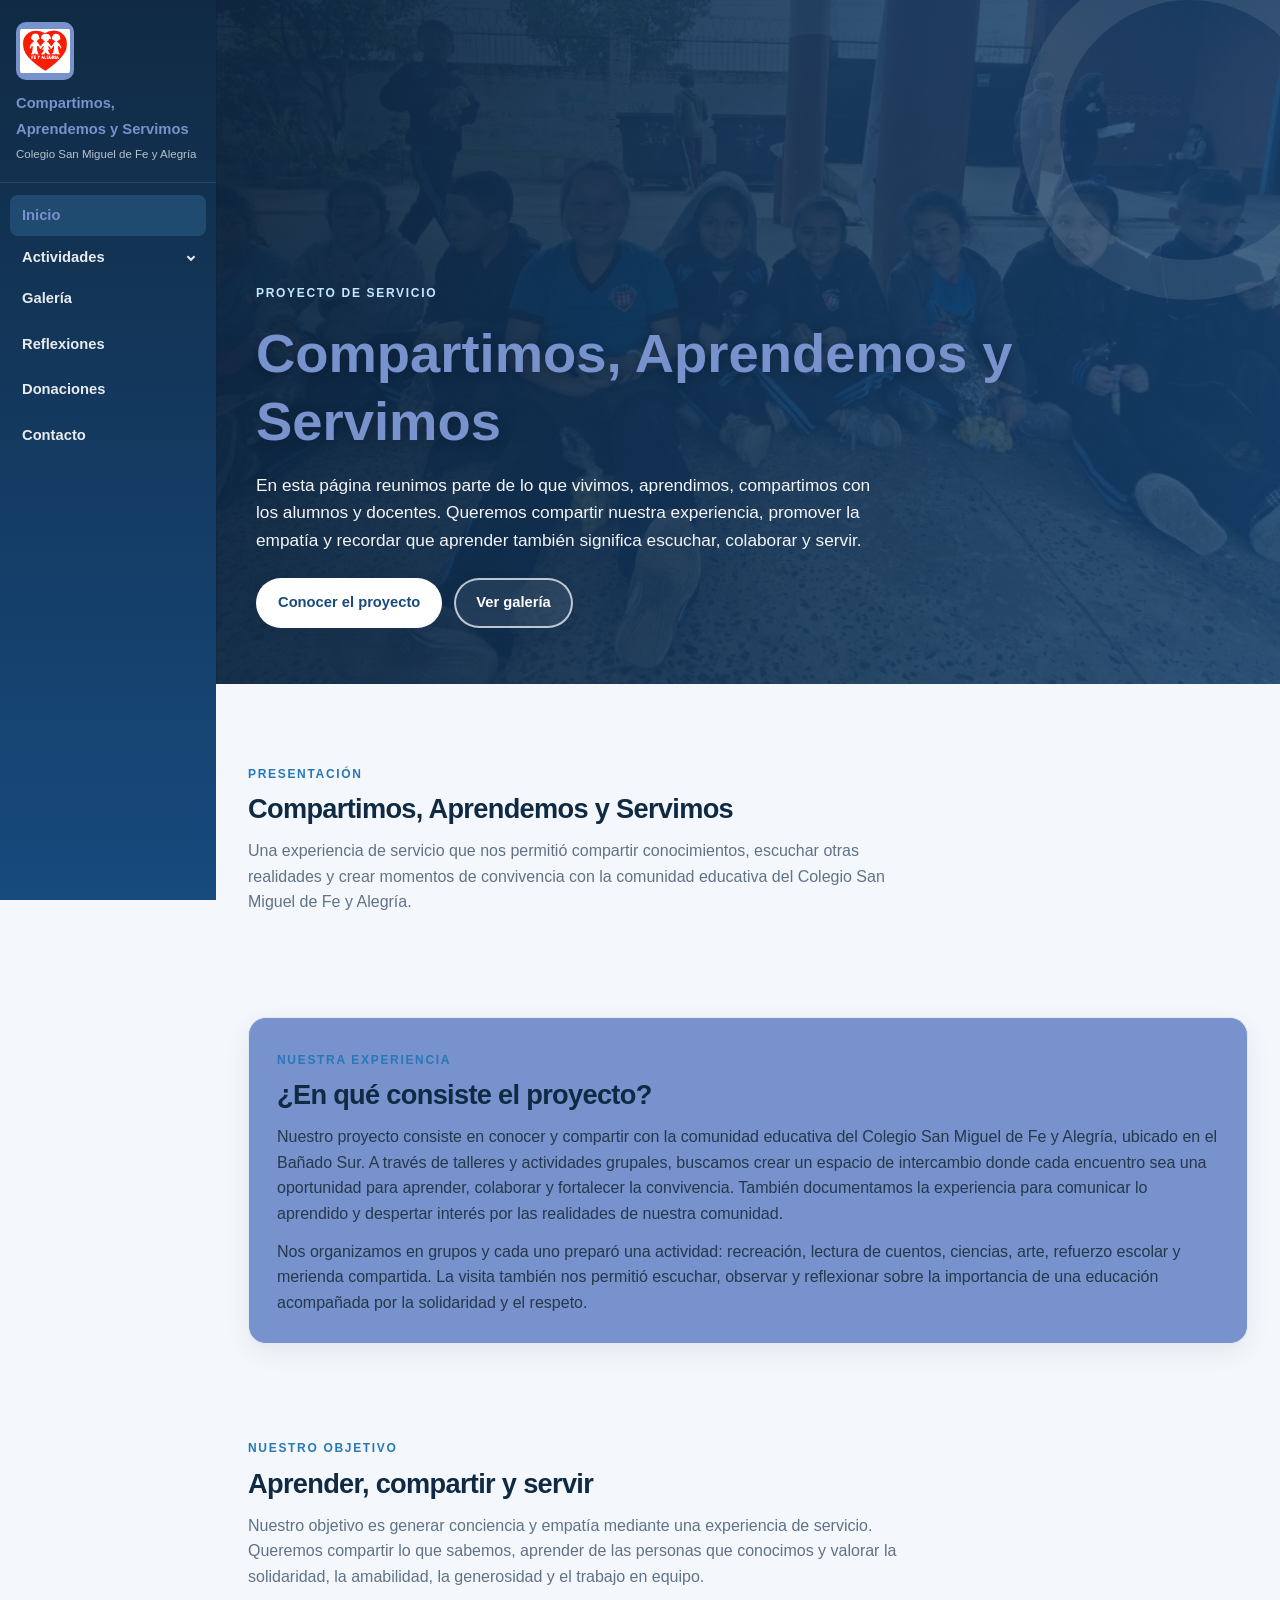
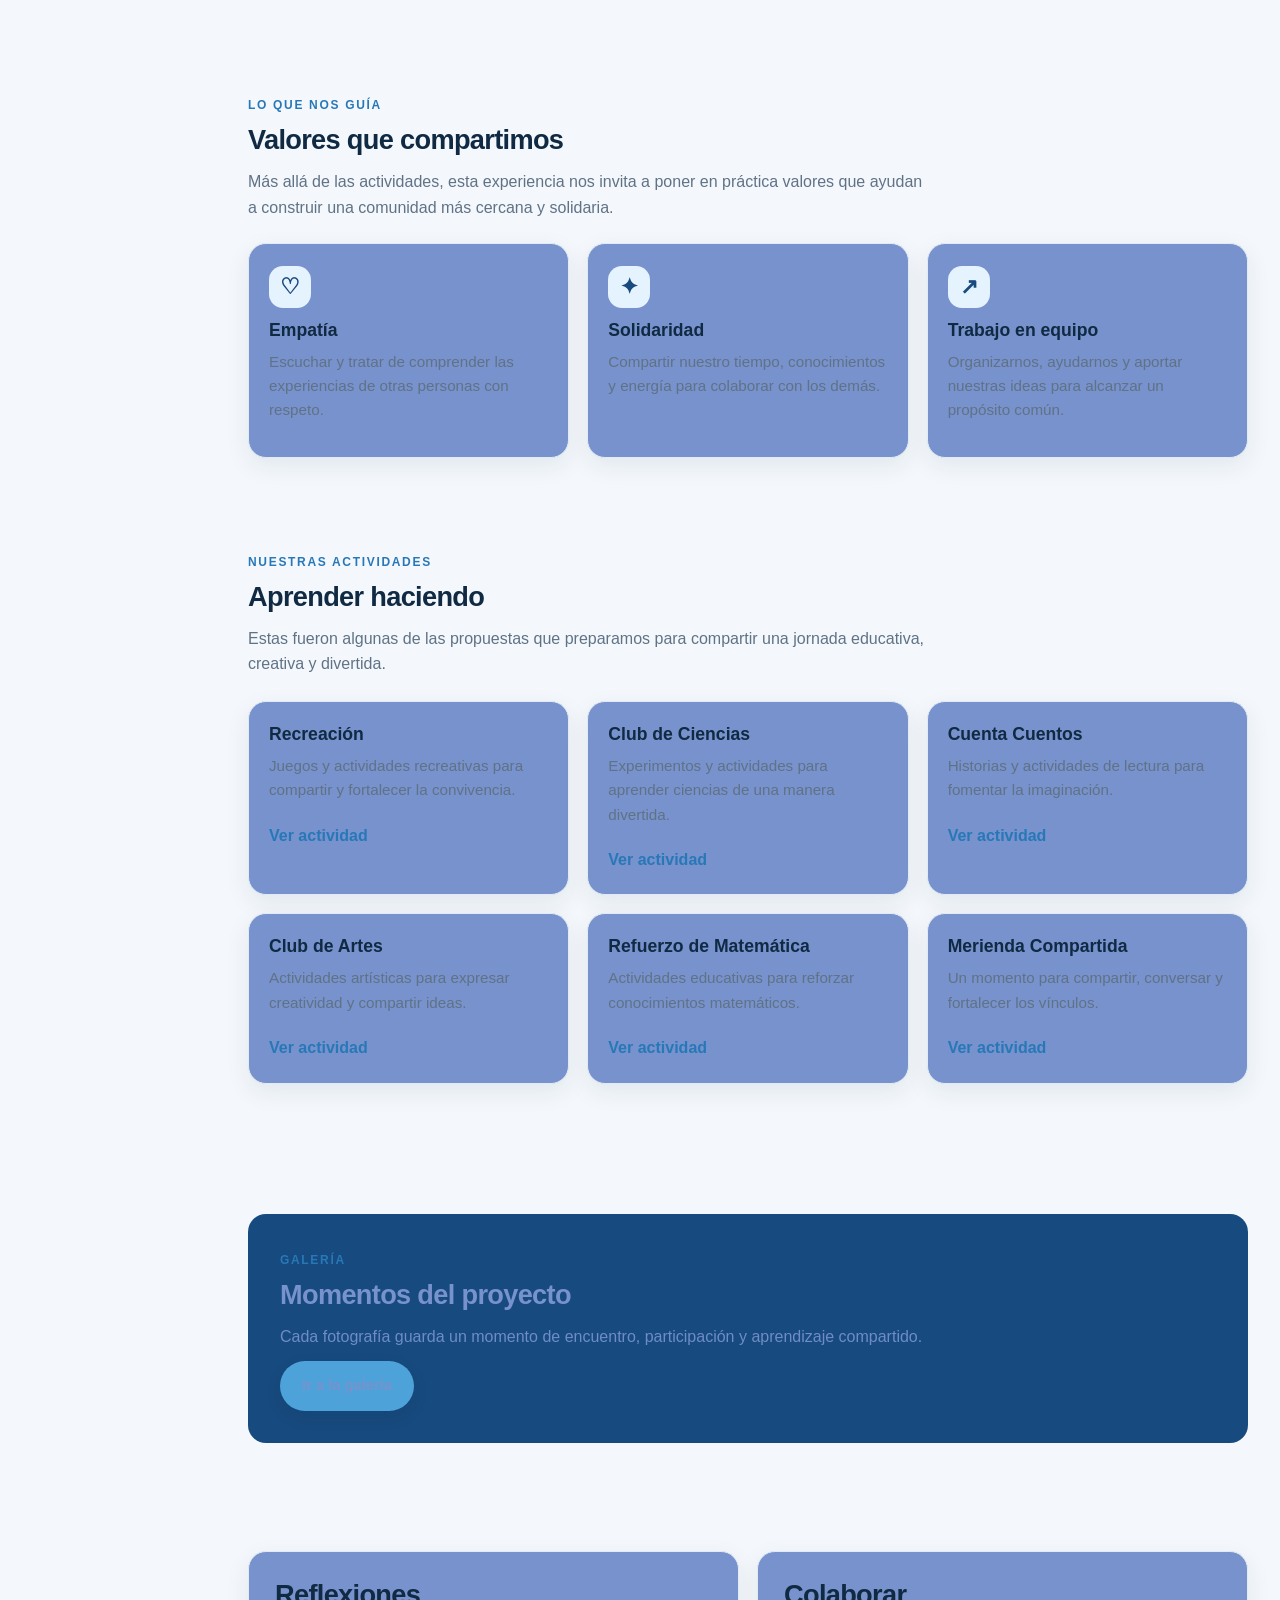
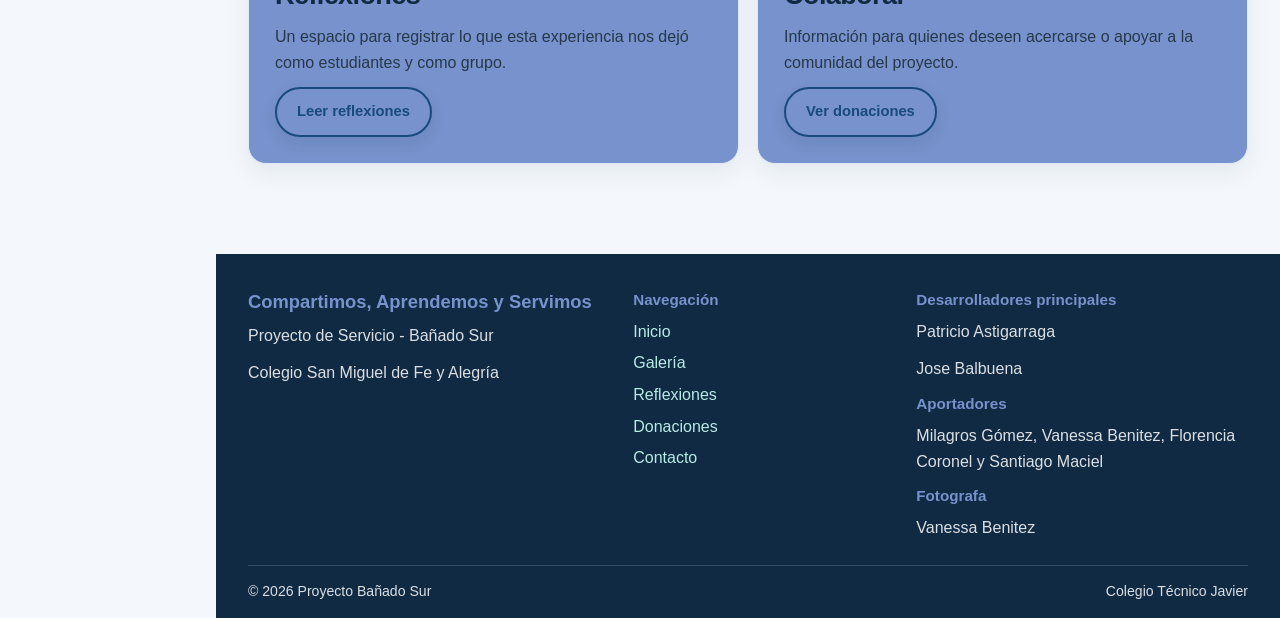
<file: index.html>
<!DOCTYPE html>
<html lang="es">

<head>
    <meta charset="UTF-8">
    <meta name="viewport" content="width=device-width, initial-scale=1.0">
    <title>Compartimos, Aprendemos y Servimos</title>
    <link rel="stylesheet" href="estilos.css">
</head>

<body>

    <button class="menu-toggle" type="button" aria-label="Abrir menú" aria-expanded="false">
        <span></span>
    </button>
    <div class="menu-fondo"></div>

    <div class="sitio">

        <aside class="menu-lateral">
            <div class="menu-marca">
                <a href="index.html">
                    <img src="img/logo.png" alt="Logo del proyecto">
                    <span>
                        <strong>Compartimos, Aprendemos y Servimos</strong>
                        <small>Colegio San Miguel de Fe y Alegría</small>
                    </span>
                </a>
            </div>
            <nav>
                <ul class="menu-lista">
                    <li><a href="index.html">Inicio</a></li>
                    <li class="menu-desplegable">
                        <button type="button" class="menu-actividades-btn" aria-expanded="false">Actividades</button>
                        <ul class="submenu">
                            <li><a href="recreacion.html">Recreación</a></li>
                            <li><a href="club-ciencias.html">Club de Ciencias</a></li>
                            <li><a href="cuentos.html">Cuenta Cuentos</a></li>
                            <li><a href="arte.html">Club de Arte</a></li>
                            <li><a href="refuerzo.html">Refuerzo Escolar</a></li>
                            <li><a href="merienda.html">Merienda Compartida</a></li>
                        </ul>
                    </li>
                    <li><a href="galeria.html">Galería</a></li>
                    <li><a href="reflexiones.html">Reflexiones</a></li>
                    <li><a href="donaciones.html">Donaciones</a></li>
                    <li><a href="contacto.html">Contacto</a></li>
                </ul>
            </nav>
        </aside>

        <div class="cuerpo">

            <section class="hero">
                <div class="hero-contenido">
                    <span class="etiqueta">Proyecto de servicio</span>
                    <h1>Compartimos, Aprendemos y Servimos</h1>
                    <p>
                        En esta página reunimos parte de lo que vivimos, aprendimos, compartimos con los alumnos y docentes. Queremos compartir nuestra experiencia, promover la empatía y recordar que aprender también significa escuchar, colaborar y servir.  
                    <div class="hero-acciones">
                        <a class="boton boton-azul" href="#proyecto">Conocer el proyecto</a>
                        <a class="boton boton-claro" href="galeria.html">Ver galería</a>
                    </div>
                </div>
            </section>

            <main class="contenido">

                <section id="inicio" class="seccion js-scroll">
                    <span class="etiqueta">Presentación</span>
                    <h2>Compartimos, Aprendemos y Servimos</h2>
                    <p class="lead">
                        Una experiencia de servicio que nos permitió compartir conocimientos, escuchar otras realidades y crear momentos de convivencia con la comunidad educativa del Colegio San Miguel de Fe y Alegría.
                    </p>
                </section>

                <section id="proyecto" class="seccion js-scroll">
                    <div class="bloque-texto">
                        <span class="etiqueta">Nuestra experiencia</span>
                        <h2>¿En qué consiste el proyecto?</h2>
                        <p>
                            Nuestro proyecto consiste en conocer y compartir con la comunidad educativa del Colegio San Miguel de Fe y Alegría, ubicado en el Bañado Sur. A través de talleres y actividades grupales, buscamos crear un espacio de intercambio donde cada encuentro sea una oportunidad para aprender, colaborar y fortalecer la convivencia. También documentamos la experiencia para comunicar lo aprendido y despertar interés por las realidades de nuestra comunidad.
                        </p>
                        <p>
                            Nos organizamos en grupos y cada uno preparó una actividad: recreación, lectura de cuentos, ciencias, arte, refuerzo escolar y merienda compartida. La visita también nos permitió escuchar, observar y reflexionar sobre la importancia de una educación acompañada por la solidaridad y el respeto.
                        </p>
                    </div>
                </section>

                <section id="objetivo" class="seccion js-scroll">
                    <span class="etiqueta">Nuestro objetivo</span>
                    <h2>Aprender, compartir y servir</h2>
                    <p class="lead">
                        Nuestro objetivo es generar conciencia y empatía mediante una experiencia de servicio. Queremos compartir lo que sabemos, aprender de las personas que conocimos y valorar la solidaridad, la amabilidad, la generosidad y el trabajo en equipo.
                    </p>
                </section>

                <section class="seccion js-scroll valores-seccion">
                    <span class="etiqueta">Lo que nos guía</span>
                    <h2>Valores que compartimos</h2>
                    <p class="lead">Más allá de las actividades, esta experiencia nos invita a poner en práctica valores que ayudan a construir una comunidad más cercana y solidaria.</p>
                    <div class="tarjetas valores-tarjetas">
                        <article class="tarjeta"><span class="valor-icono">♡</span><h3>Empatía</h3><p>Escuchar y tratar de comprender las experiencias de otras personas con respeto.</p></article>
                        <article class="tarjeta"><span class="valor-icono">✦</span><h3>Solidaridad</h3><p>Compartir nuestro tiempo, conocimientos y energía para colaborar con los demás.</p></article>
                        <article class="tarjeta"><span class="valor-icono">↗</span><h3>Trabajo en equipo</h3><p>Organizarnos, ayudarnos y aportar nuestras ideas para alcanzar un propósito común.</p></article>
                    </div>
                </section>

                <section id="actividades" class="seccion js-scroll">
                    <span class="etiqueta">Nuestras actividades</span>
                    <h2>Aprender haciendo</h2>
                    <p class="lead">
                        Estas fueron algunas de las propuestas que preparamos para compartir una jornada educativa, creativa y divertida.
                    </p>

                    <div class="tarjetas">
                        <article class="tarjeta">
                            <h3>Recreación</h3>
                            <p>
                                Juegos y actividades recreativas
                                para compartir y fortalecer la convivencia.
                            </p>
                            <a href="recreacion.html">Ver actividad</a>
                        </article>

                        <article class="tarjeta">
                            <h3>Club de Ciencias</h3>
                            <p>
                                Experimentos y actividades para
                                aprender ciencias de una manera divertida.
                            </p>
                            <a href="club-ciencias.html">Ver actividad</a>
                        </article>

                        <article class="tarjeta">
                            <h3>Cuenta Cuentos</h3>
                            <p>
                                Historias y actividades de lectura
                                para fomentar la imaginación.
                            </p>
                            <a href="cuentos.html">Ver actividad</a>
                        </article>

                        <article class="tarjeta">
                            <h3>Club de Artes</h3>
                            <p>
                                Actividades artísticas para expresar
                                creatividad y compartir ideas.
                            </p>
                            <a href="arte.html">Ver actividad</a>
                        </article>

                        <article class="tarjeta">
                            <h3>Refuerzo de Matemática</h3>
                            <p>
                                Actividades educativas para reforzar
                                conocimientos matemáticos.
                            </p>
                            <a href="refuerzo.html">Ver actividad</a>
                        </article>

                        <article class="tarjeta">
                            <h3>Merienda Compartida</h3>
                            <p>
                                Un momento para compartir,
                                conversar y fortalecer los vínculos.
                            </p>
                            <a href="merienda.html">Ver actividad</a>
                        </article>
                    </div>
                </section>

                <section class="seccion js-scroll">
                    <div class="llamada">
                        <span class="etiqueta">Galería</span>
                        <h2>Momentos del proyecto</h2>
                        <p>
                            Cada fotografía guarda un momento de encuentro, participación y aprendizaje compartido.
                        </p>
                        <a class="boton boton-verde" href="galeria.html">Ir a la galería</a>
                    </div>
                </section>

                <section class="seccion js-scroll">
                    <div class="llamadas-dobles">
                        <article class="llamada-suave">
                            <h2>Reflexiones</h2>
                            <p>
                                Un espacio para registrar lo que esta experiencia
                                nos dejó como estudiantes y como grupo.
                            </p>
                            <a class="boton boton-outline" href="reflexiones.html">Leer reflexiones</a>
                        </article>
                        <article class="llamada-suave">
                            <h2>Colaborar</h2>
                            <p>
                                Información para quienes deseen acercarse
                                o apoyar a la comunidad del proyecto.
                            </p>
                            <a class="boton boton-outline" href="donaciones.html">Ver donaciones</a>
                        </article>
                    </div>
                </section>

            </main>

            <footer class="footer">
                <div class="footer-contenido">
                    <div class="footer-proyecto">
                        <h2>Compartimos, Aprendemos y Servimos</h2>
                        <p>Proyecto de Servicio - Bañado Sur</p>
                        <p>Colegio San Miguel de Fe y Alegría</p>
                    </div>
                    <div class="footer-navegacion">
                        <h3>Navegación</h3>
                        <ul>
                            <li><a href="index.html">Inicio</a></li>
                            <li><a href="galeria.html">Galería</a></li>
                            <li><a href="reflexiones.html">Reflexiones</a></li>
                            <li><a href="donaciones.html">Donaciones</a></li>
                            <li><a href="contacto.html">Contacto</a></li>
                        </ul>
                    </div>
                    <div class="footer-autores">
                        <h3>Desarrolladores principales</h3>
                        <p>Patricio Astigarraga</p>
                        <p>Jose Balbuena</p>
                        <h3>Aportadores</h3>
                        <p>
                            Milagros Gómez, Vanessa Benitez,
                            Florencia Coronel y Santiago Maciel
                        </p>
                       <h3>Fotografa</h3> 
                       Vanessa Benitez 
                    </div>
                </div>
                <div class="footer-final">
                    <p>© 2026 Proyecto Bañado Sur</p>
                    <p>Colegio Técnico Javier</p>
                </div>
            </footer>

        </div>
    </div>

    <script src="script.js"></script>
</body>

</html>
</file>
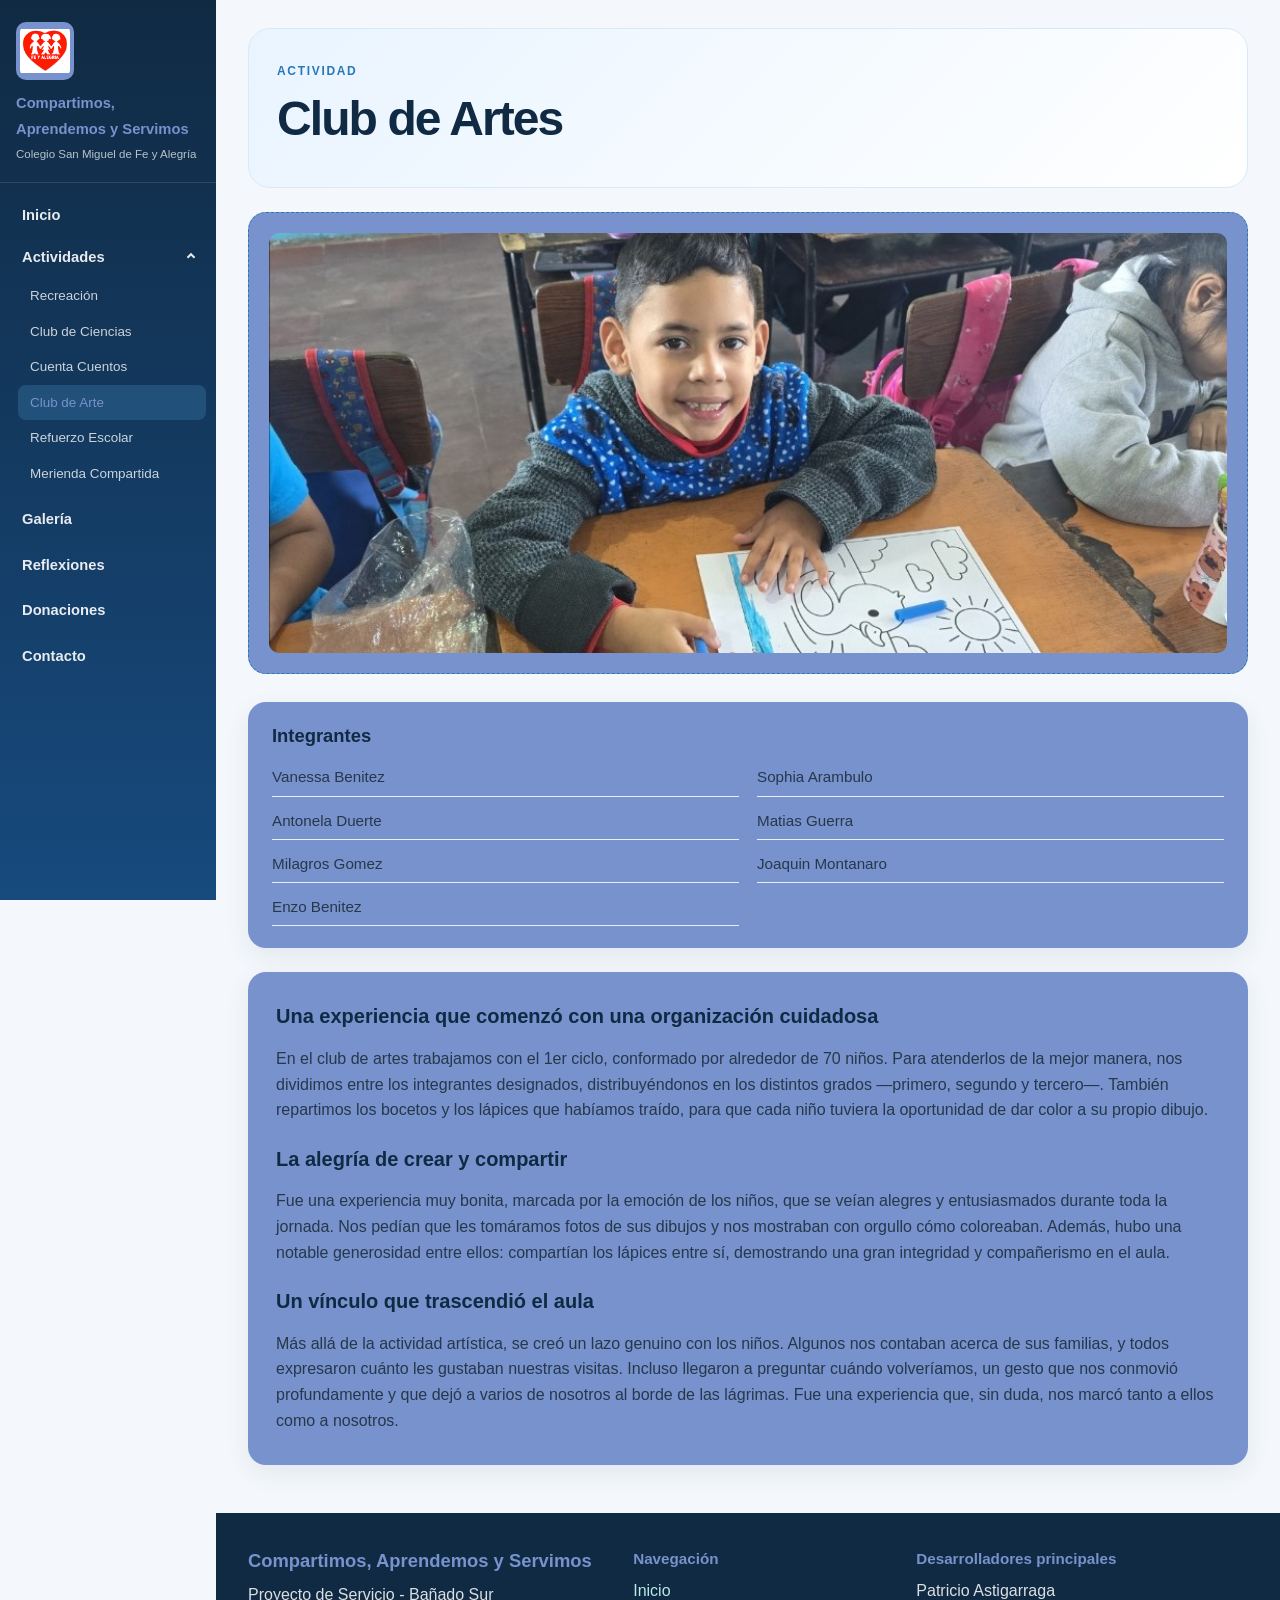
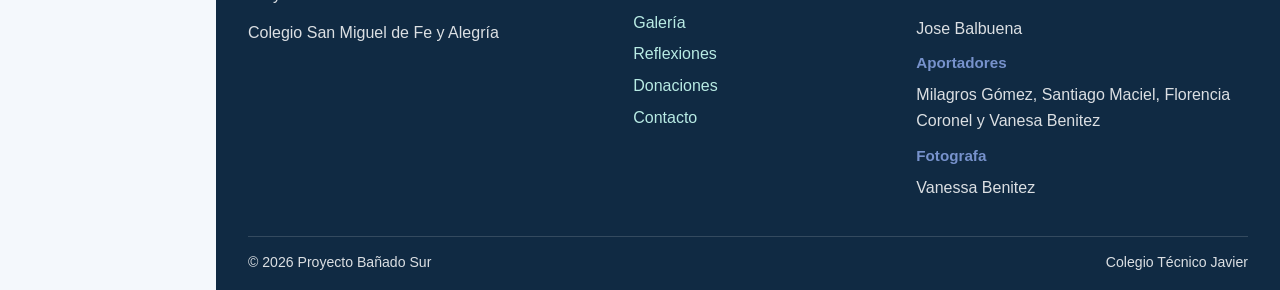
<file: arte.html>
<!DOCTYPE html>
<html lang="es">
<head>
    <meta charset="UTF-8">
    <meta name="viewport" content="width=device-width, initial-scale=1.0">
    <title>Club de Artes</title>
    <link rel="stylesheet" href="estilos.css">
</head>
<body>

    <button class="menu-toggle" type="button" aria-label="Abrir menú" aria-expanded="false">
        <span></span>
    </button>
    <div class="menu-fondo"></div>

    <div class="sitio">
        <aside class="menu-lateral">
            <div class="menu-marca">
                <a href="index.html">
                    <img src="img/logo.png" alt="Logo del proyecto">
                    <span>
                        <strong>Compartimos, Aprendemos y Servimos</strong>
                        <small>Colegio San Miguel de Fe y Alegría</small>
                    </span>
                </a>
            </div>
            <nav>
                <ul class="menu-lista">
                    <li><a href="index.html">Inicio</a></li>
                    <li class="menu-desplegable">
                        <button type="button" class="menu-actividades-btn" aria-expanded="false">Actividades</button>
                        <ul class="submenu">
                            <li><a href="recreacion.html">Recreación</a></li>
                            <li><a href="club-ciencias.html">Club de Ciencias</a></li>
                            <li><a href="cuentos.html">Cuenta Cuentos</a></li>
                            <li><a href="arte.html">Club de Arte</a></li>
                            <li><a href="refuerzo.html">Refuerzo Escolar</a></li>
                            <li><a href="merienda.html">Merienda Compartida</a></li>
                        </ul>
                    </li>
                    <li><a href="galeria.html">Galería</a></li>
                    <li><a href="reflexiones.html">Reflexiones</a></li>
                    <li><a href="donaciones.html">Donaciones</a></li>
                    <li><a href="contacto.html">Contacto</a></li>
                </ul>
            </nav>
        </aside>

        <div class="cuerpo">
            <main class="contenido">
                <header class="encabezado-pagina">
                    <span class="etiqueta">Actividad</span>
                    <h1>Club de Artes</h1>
                </header>

                <div class="actividad-imagen">
                    <img src="img/pintura.jpg">
                </div>

                <section class="integrantes js-scroll">
                    <h2>Integrantes</h2>
                    <ul>
                        <li>Vanessa Benitez</li>
                        <li>Sophia Arambulo</li>
                        <li>Antonela Duerte</li>
                        <li>Matias Guerra</li>
                        <li>Milagros Gomez</li>
                        <li>Joaquin Montanaro</li>
                        <li>Enzo Benitez</li>
                    </ul>
                </section>

                <article class="actividad-contenido js-scroll">
                    <h2>Una experiencia que comenzó con una organización cuidadosa</h2>
                    <p>En el club de artes trabajamos con el 1er ciclo, conformado por alrededor de 70 niños. Para atenderlos de la mejor manera, nos dividimos entre los integrantes designados, distribuyéndonos en los distintos grados —primero, segundo y tercero—. También repartimos los bocetos y los lápices que habíamos traído, para que cada niño tuviera la oportunidad de dar color a su propio dibujo.</p>
                    <h2>La alegría de crear y compartir</h2>
                    <p>Fue una experiencia muy bonita, marcada por la emoción de los niños, que se veían alegres y entusiasmados durante toda la jornada. Nos pedían que les tomáramos fotos de sus dibujos y nos mostraban con orgullo cómo coloreaban. Además, hubo una notable generosidad entre ellos: compartían los lápices entre sí, demostrando una gran integridad y compañerismo en el aula.</p>
                    <h2>Un vínculo que trascendió el aula</h2>
                    <p>Más allá de la actividad artística, se creó un lazo genuino con los niños. Algunos nos contaban acerca de sus familias, y todos expresaron cuánto les gustaban nuestras visitas. Incluso llegaron a preguntar cuándo volveríamos, un gesto que nos conmovió profundamente y que dejó a varios de nosotros al borde de las lágrimas. Fue una experiencia que, sin duda, nos marcó tanto a ellos como a nosotros.</p>
                </article>
            </main>

            <footer class="footer">
                <div class="footer-contenido">
                    <div class="footer-proyecto">
                        <h2>Compartimos, Aprendemos y Servimos</h2>
                        <p>Proyecto de Servicio - Bañado Sur</p>
                        <p>Colegio San Miguel de Fe y Alegría</p>
                    </div>
                    <div class="footer-navegacion">
                        <h3>Navegación</h3>
                        <ul>
                            <li><a href="index.html">Inicio</a></li>
                            <li><a href="galeria.html">Galería</a></li>
                            <li><a href="reflexiones.html">Reflexiones</a></li>
                            <li><a href="donaciones.html">Donaciones</a></li>
                            <li><a href="contacto.html">Contacto</a></li>
                        </ul>
                    </div>
                    <div class="footer-autores">
                        <h3>Desarrolladores principales</h3>
                        <p>Patricio Astigarraga</p>
                        <p>Jose Balbuena</p>
                        <h3>Aportadores</h3>
                        <p>
                            Milagros Gómez, Santiago Maciel,
                            Florencia Coronel y Vanesa Benitez
                        </p>
                        <h3>Fotografa</h3>
                        <p>Vanessa Benitez</p>
                    </div>
                </div>
                <div class="footer-final">
                    <p>© 2026 Proyecto Bañado Sur</p>
                    <p>Colegio Técnico Javier</p>
                </div>
            </footer>
        </div>
    </div>

    <script src="script.js"></script>
</body>
</html>
</file>
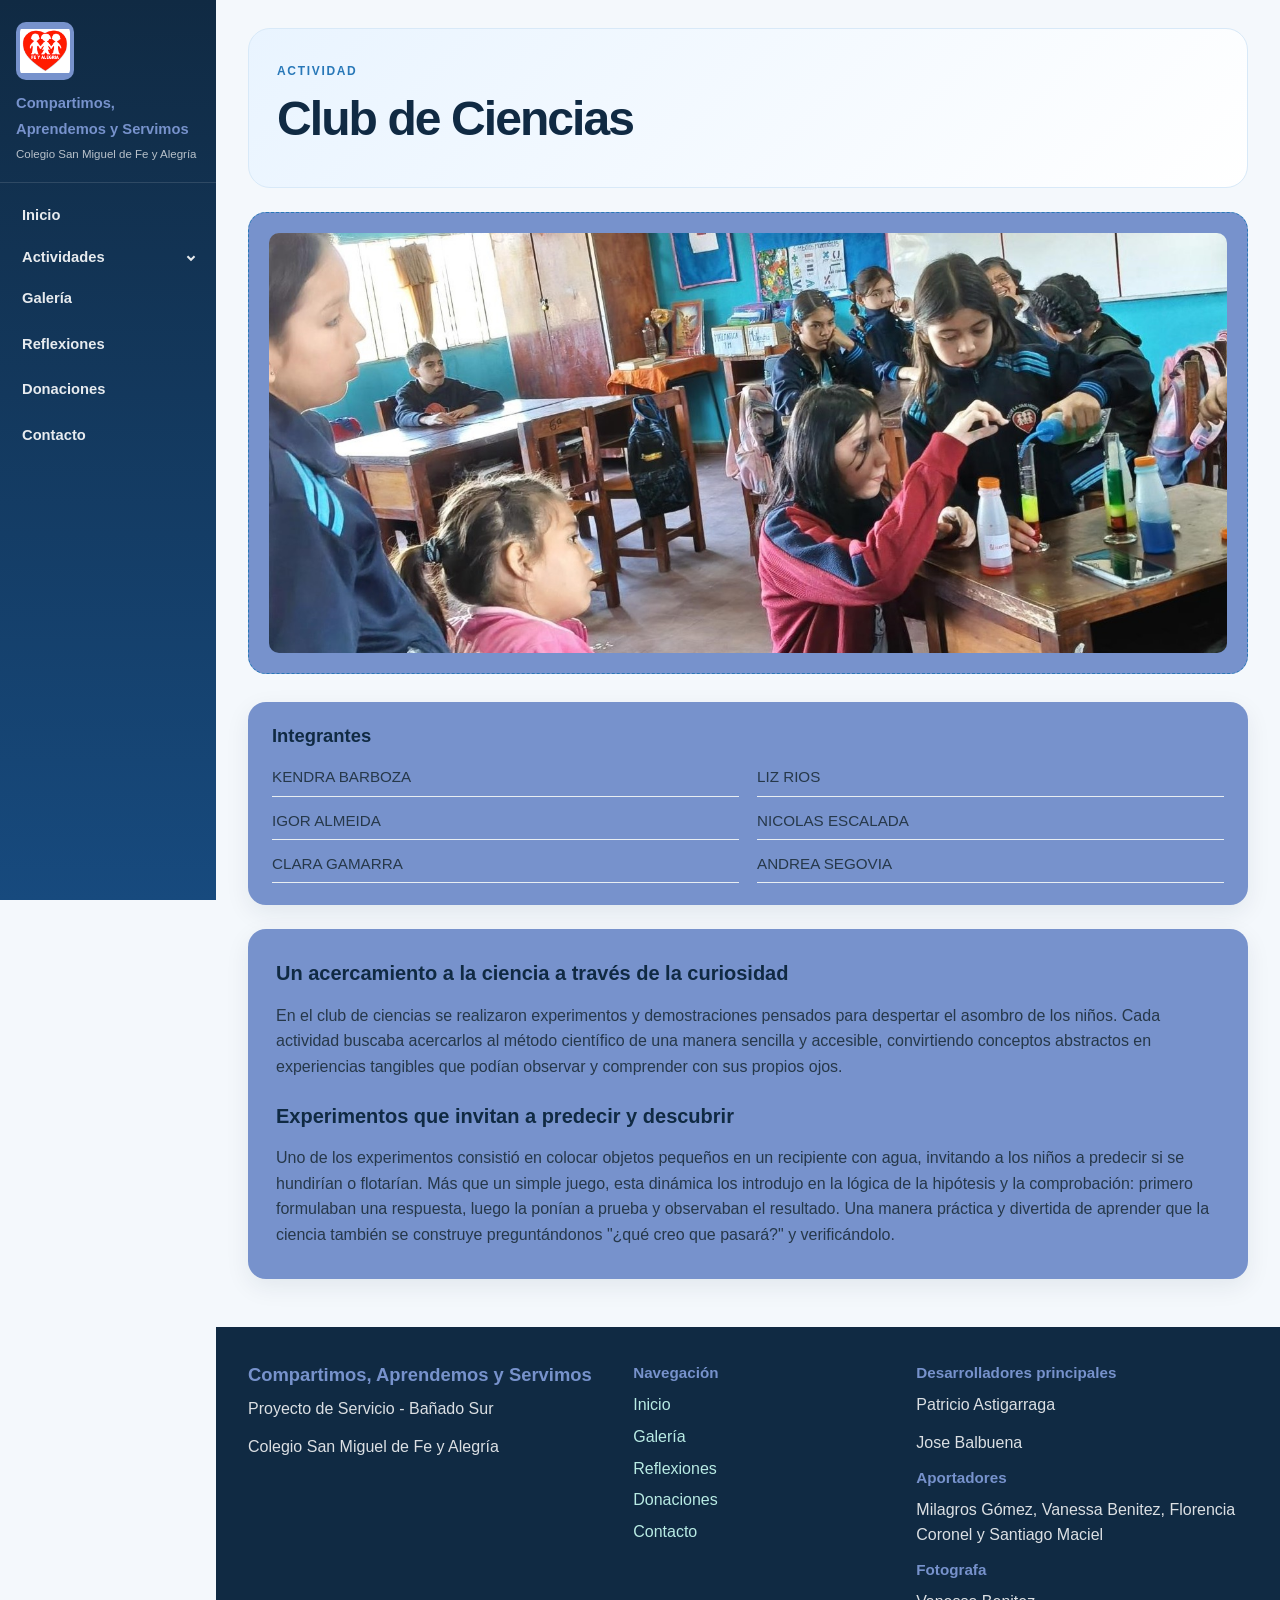
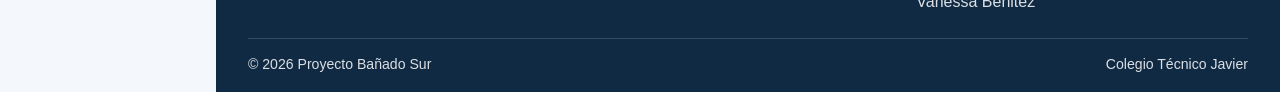
<file: club-ciencias copy.html>
<!DOCTYPE html>
<html lang="es">
<head>
    <meta charset="UTF-8">
    <meta name="viewport" content="width=device-width, initial-scale=1.0">
    <title>Club de Ciencias</title>
    <link rel="stylesheet" href="estilos.css">
</head>
<body>

    <button class="menu-toggle" type="button" aria-label="Abrir menú" aria-expanded="false">
        <span></span>
    </button>
    <div class="menu-fondo"></div>

    <div class="sitio">
        <aside class="menu-lateral">
            <div class="menu-marca">
                <a href="index.html">
                    <img src="img/logo.png" alt="Logo del proyecto">
                    <span>
                        <strong>Compartimos, Aprendemos y Servimos</strong>
                        <small>Colegio San Miguel de Fe y Alegría</small>
                    </span>
                </a>
            </div>
            <nav>
                <ul class="menu-lista">
                    <li><a href="index.html">Inicio</a></li>
                    <li class="menu-desplegable">
                        <button type="button" class="menu-actividades-btn" aria-expanded="false">Actividades</button>
                        <ul class="submenu">
                            <li><a href="recreacion.html">Recreación</a></li>
                            <li><a href="club-ciencias.html">Club de Ciencias</a></li>
                            <li><a href="cuentos.html">Cuenta Cuentos</a></li>
                            <li><a href="arte.html">Club de Arte</a></li>
                            <li><a href="refuerzo.html">Refuerzo Escolar</a></li>
                            <li><a href="merienda.html">Merienda Compartida</a></li>
                        </ul>
                    </li>
                    <li><a href="galeria.html">Galería</a></li>
                    <li><a href="reflexiones.html">Reflexiones</a></li>
                    <li><a href="donaciones.html">Donaciones</a></li>
                    <li><a href="contacto.html">Contacto</a></li>
                </ul>
            </nav>
        </aside>

        <div class="cuerpo">
            <main class="contenido">
                <header class="encabezado-pagina">
                    <span class="etiqueta">Actividad</span>
                    <h1>Club de Ciencias</h1>
                </header>

                <div class="actividad-imagen">
                    <img src="img/ciencias.jpg">
                    
                </div>

                <section class="integrantes js-scroll">
                    <h2>Integrantes</h2>
                    <ul>
                        <li>KENDRA BARBOZA</li>
                        <li>LIZ RIOS</li>
                        <li>IGOR ALMEIDA</li>
                        <li>NICOLAS ESCALADA</li>
                        <li>CLARA GAMARRA</li>
                        <li>ANDREA SEGOVIA</li>
                    </ul>
                </section>

                <article class="actividad-contenido js-scroll">
                    <h2>Un acercamiento a la ciencia a través de la curiosidad</h2>
                    <p>En el club de ciencias se realizaron experimentos y demostraciones pensados para despertar el asombro de los niños. Cada actividad buscaba acercarlos al método científico de una manera sencilla y accesible, convirtiendo conceptos abstractos en experiencias tangibles que podían observar y comprender con sus propios ojos.</p>
                    <h2>Experimentos que invitan a predecir y descubrir</h2>
                    <p>Uno de los experimentos consistió en colocar objetos pequeños en un recipiente con agua, invitando a los niños a predecir si se hundirían o flotarían. Más que un simple juego, esta dinámica los introdujo en la lógica de la hipótesis y la comprobación: primero formulaban una respuesta, luego la ponían a prueba y observaban el resultado. Una manera práctica y divertida de aprender que la ciencia también se construye preguntándonos "¿qué creo que pasará?" y verificándolo.</p>
                </article>
            </main>

            <footer class="footer">
                <div class="footer-contenido">
                    <div class="footer-proyecto">
                        <h2>Compartimos, Aprendemos y Servimos</h2>
                        <p>Proyecto de Servicio - Bañado Sur</p>
                        <p>Colegio San Miguel de Fe y Alegría</p>
                    </div>
                    <div class="footer-navegacion">
                        <h3>Navegación</h3>
                        <ul>
                            <li><a href="index.html">Inicio</a></li>
                            <li><a href="galeria.html">Galería</a></li>
                            <li><a href="reflexiones.html">Reflexiones</a></li>
                            <li><a href="donaciones.html">Donaciones</a></li>
                            <li><a href="contacto.html">Contacto</a></li>
                        </ul>
                    </div>
                     <div class="footer-autores">
                        <h3>Desarrolladores principales</h3>
                        <p>Patricio Astigarraga</p>
                        <p>Jose Balbuena</p>
                        <h3>Aportadores</h3>
                        <p>
                            Milagros Gómez, Vanessa Benitez,
                            Florencia Coronel y Santiago Maciel
                        </p>
                       <h3>Fotografa</h3> 
                       Vanessa Benitez 
                    </div>
                </div>
                <div class="footer-final">
                    <p>© 2026 Proyecto Bañado Sur</p>
                    <p>Colegio Técnico Javier</p>
                </div>
            </footer>
        </div>
    </div>

    <script src="script.js"></script>
</body>
</html>
</file>
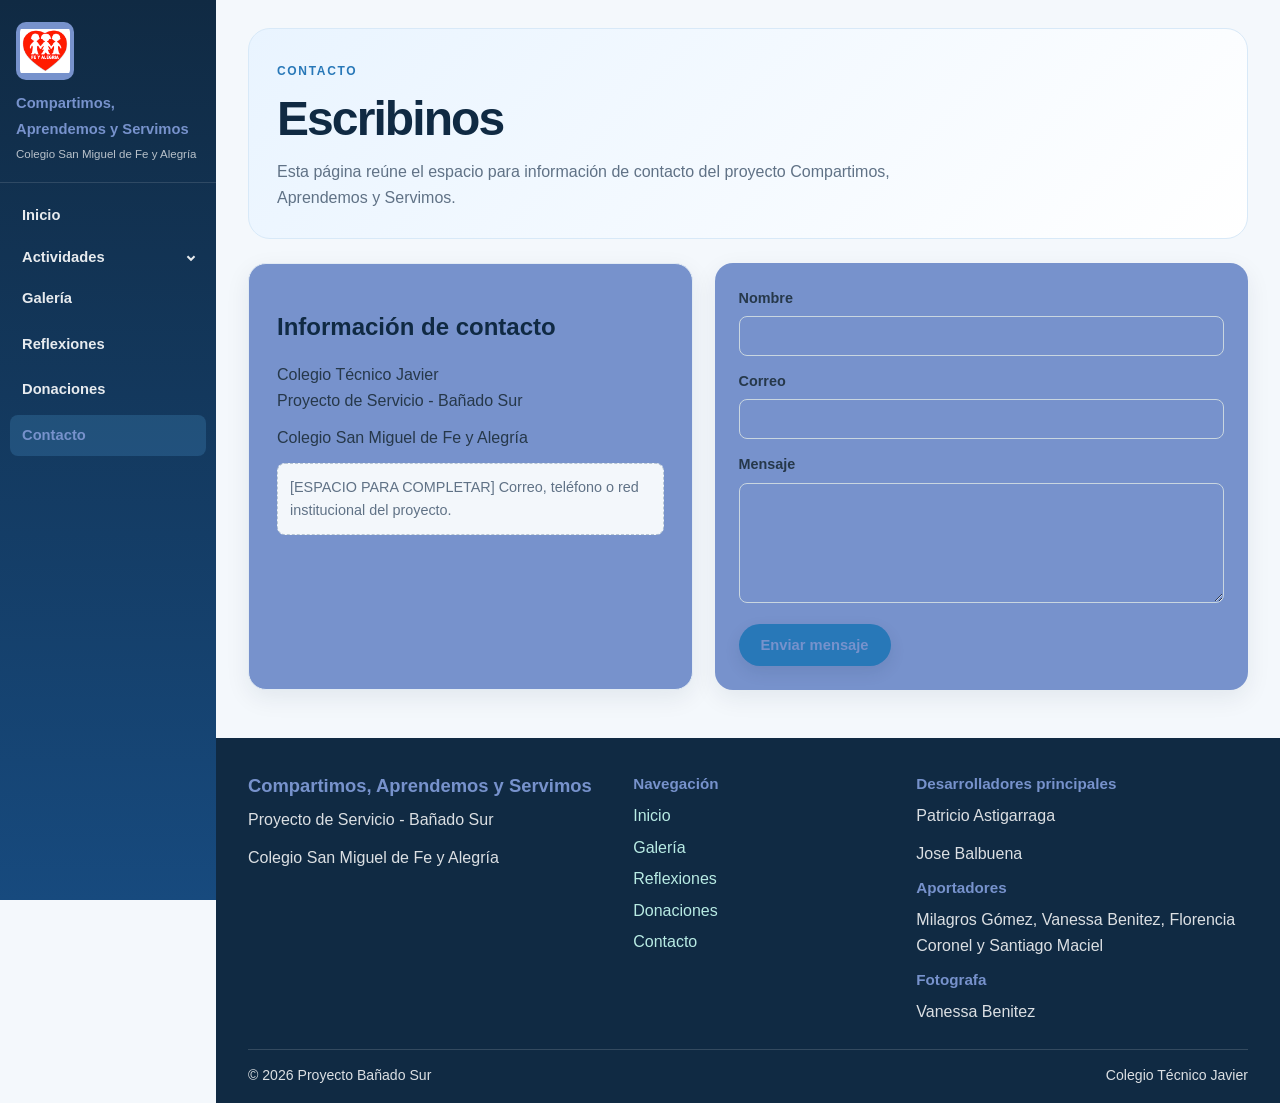
<file: contacto.html>
<!DOCTYPE html>
<html lang="es">
<head>
    <meta charset="UTF-8">
    <meta name="viewport" content="width=device-width, initial-scale=1.0">
    <title>Contacto</title>
    <link rel="stylesheet" href="estilos.css">
</head>
<body>

    <button class="menu-toggle" type="button" aria-label="Abrir menú" aria-expanded="false">
        <span></span>
    </button>
    <div class="menu-fondo"></div>

    <div class="sitio">
        <aside class="menu-lateral">
            <div class="menu-marca">
                <a href="index.html">
                    <img src="img/logo.png" alt="Logo del proyecto">
                    <span>
                        <strong>Compartimos, Aprendemos y Servimos</strong>
                        <small>Colegio San Miguel de Fe y Alegría</small>
                    </span>
                </a>
            </div>
            <nav>
                <ul class="menu-lista">
                    <li><a href="index.html">Inicio</a></li>
                    <li class="menu-desplegable">
                        <button type="button" class="menu-actividades-btn" aria-expanded="false">Actividades</button>
                        <ul class="submenu">
                            <li><a href="recreacion.html">Recreación</a></li>
                            <li><a href="club-ciencias.html">Club de Ciencias</a></li>
                            <li><a href="cuentos.html">Cuenta Cuentos</a></li>
                            <li><a href="arte.html">Club de Arte</a></li>
                            <li><a href="refuerzo.html">Refuerzo Escolar</a></li>
                            <li><a href="merienda.html">Merienda Compartida</a></li>
                        </ul>
                    </li>
                    <li><a href="galeria.html">Galería</a></li>
                    <li><a href="reflexiones.html">Reflexiones</a></li>
                    <li><a href="donaciones.html">Donaciones</a></li>
                    <li><a href="contacto.html">Contacto</a></li>
                </ul>
            </nav>
        </aside>

        <div class="cuerpo">
            <main class="contenido">
                <header class="encabezado-pagina">
                    <span class="etiqueta">Contacto</span>
                    <h1>Escribinos</h1>
                    <p class="intro">
                        Esta página reúne el espacio para información de contacto
                        del proyecto Compartimos, Aprendemos y Servimos.
                    </p>
                </header>

                <div class="contacto-grid">
                    <aside class="bloque-texto js-scroll">
                        <h2>Información de contacto</h2>
                        <p>
                            Colegio Técnico Javier<br>
                            Proyecto de Servicio - Bañado Sur
                        </p>
                        <p>
                            Colegio San Miguel de Fe y Alegría
                        </p>
                        <div class="espacio-dato">
                            [ESPACIO PARA COMPLETAR] Correo, teléfono o red institucional del proyecto.
                        </div>
                    </aside>

                    <form class="formulario js-scroll" id="formulario-contacto" action="#" method="post">
                        <div class="campo">
                            <label for="nombre">Nombre</label>
                            <input type="text" id="nombre" name="nombre" required>
                        </div>
                        <div class="campo">
                            <label for="correo">Correo</label>
                            <input type="email" id="correo" name="correo" required>
                        </div>
                        <div class="campo">
                            <label for="mensaje">Mensaje</label>
                            <textarea id="mensaje" name="mensaje" required></textarea>
                        </div>
                        <button class="boton boton-rojo" type="submit">Enviar mensaje</button>
                        <p class="aviso-formulario">
                            El formulario es visual. Todavía no está conectado a un sistema de envío real.
                        </p>
                    </form>
                </div>
            </main>

            <footer class="footer">
                <div class="footer-contenido">
                    <div class="footer-proyecto">
                        <h2>Compartimos, Aprendemos y Servimos</h2>
                        <p>Proyecto de Servicio - Bañado Sur</p>
                        <p>Colegio San Miguel de Fe y Alegría</p>
                    </div>
                    <div class="footer-navegacion">
                        <h3>Navegación</h3>
                        <ul>
                            <li><a href="index.html">Inicio</a></li>
                            <li><a href="galeria.html">Galería</a></li>
                            <li><a href="reflexiones.html">Reflexiones</a></li>
                            <li><a href="donaciones.html">Donaciones</a></li>
                            <li><a href="contacto.html">Contacto</a></li>
                        </ul>
                    </div>
                     <div class="footer-autores">
                        <h3>Desarrolladores principales</h3>
                        <p>Patricio Astigarraga</p>
                        <p>Jose Balbuena</p>
                        <h3>Aportadores</h3>
                        <p>
                            Milagros Gómez, Vanessa Benitez,
                            Florencia Coronel y Santiago Maciel
                        </p>
                       <h3>Fotografa</h3> 
                       Vanessa Benitez 
                    </div>
                </div>
                <div class="footer-final">
                    <p>© 2026 Proyecto Bañado Sur</p>
                    <p>Colegio Técnico Javier</p>
                </div>
            </footer>
        </div>
    </div>

    <script src="script.js"></script>
</body>
</html>
</file>
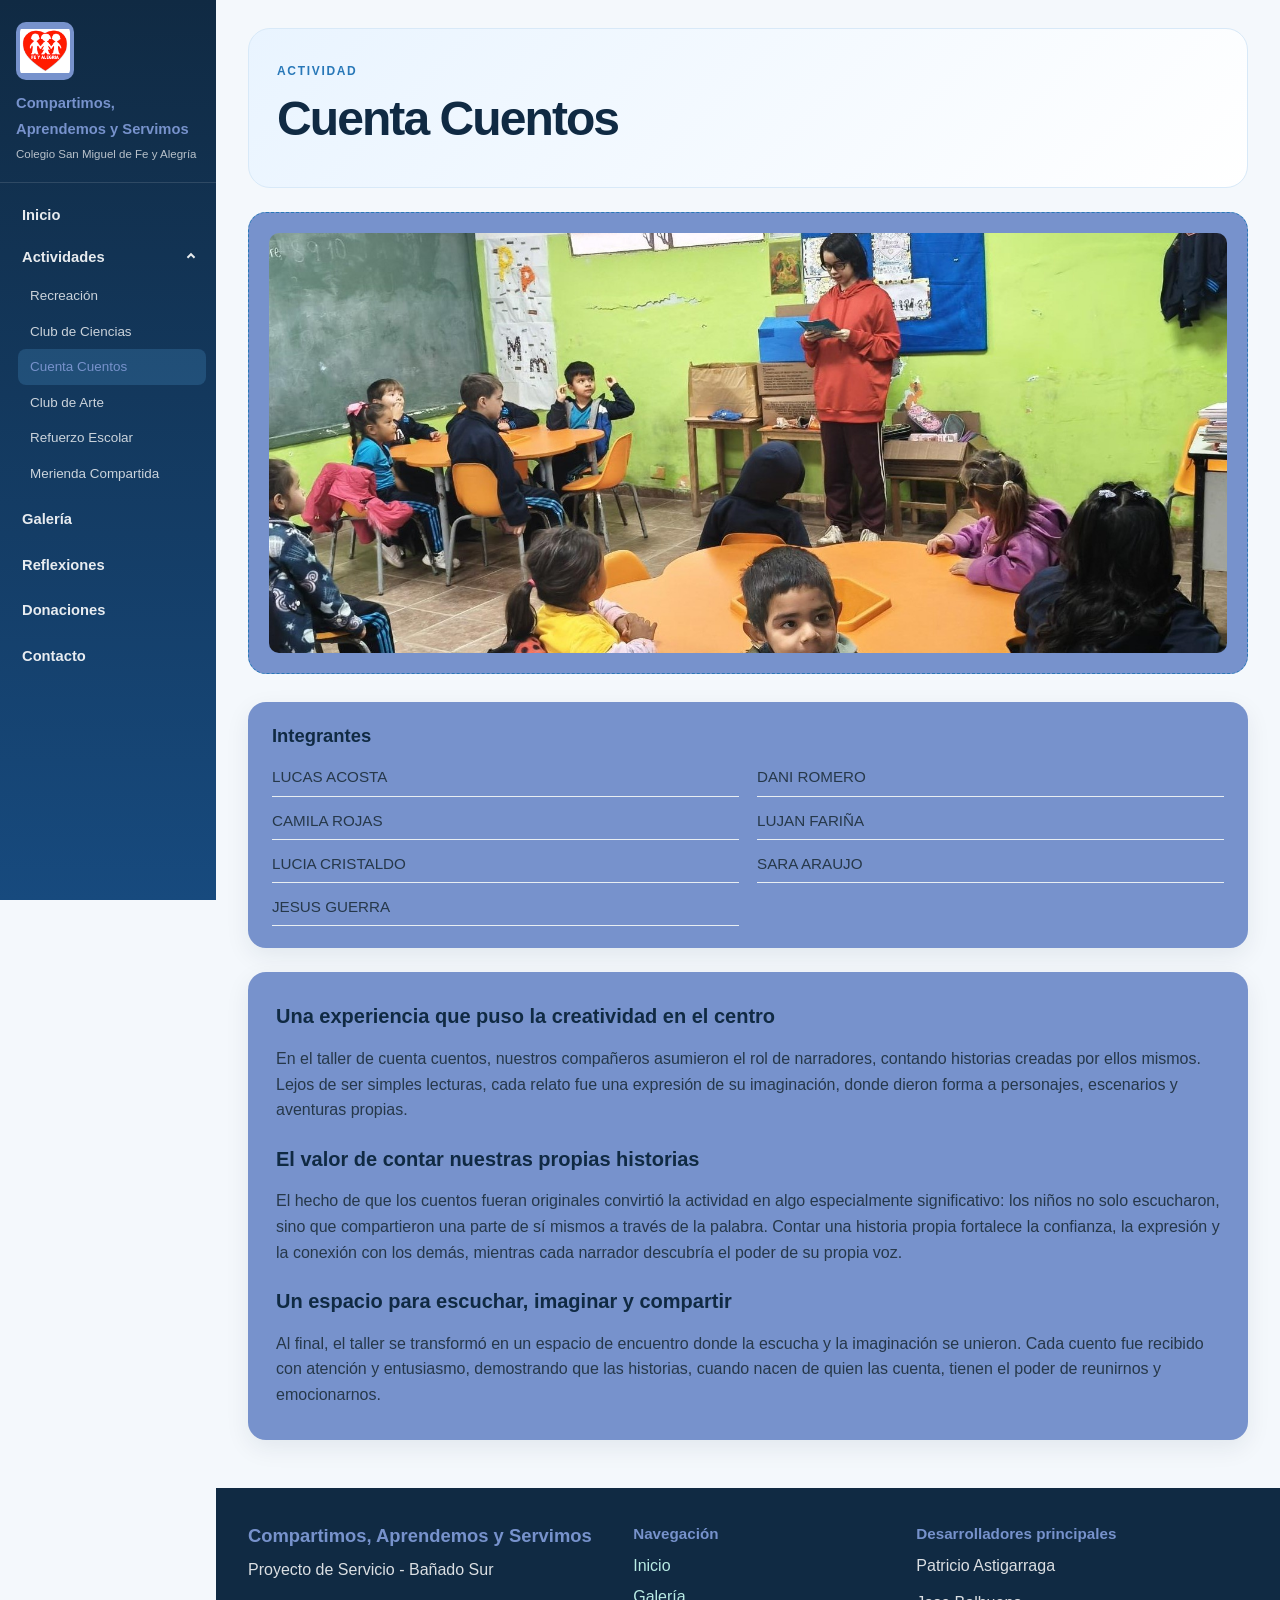
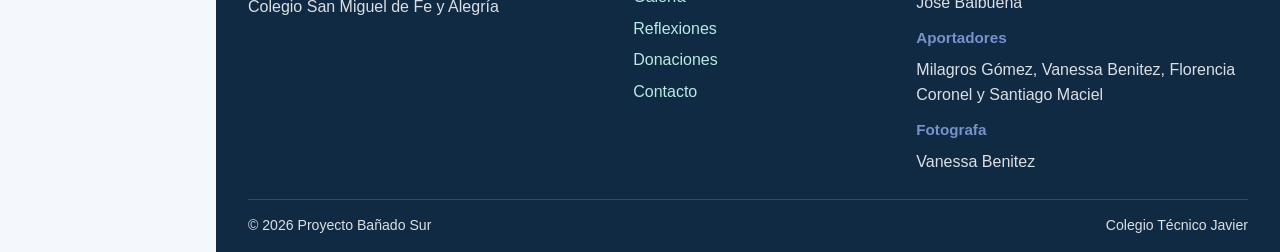
<file: cuentos.html>
<!DOCTYPE html>
<html lang="es">
<head>
    <meta charset="UTF-8">
    <meta name="viewport" content="width=device-width, initial-scale=1.0">
    <title>Cuenta Cuentos</title>
    <link rel="stylesheet" href="estilos.css">
</head>
<body>

    <button class="menu-toggle" type="button" aria-label="Abrir menú" aria-expanded="false">
        <span></span>
    </button>
    <div class="menu-fondo"></div>

    <div class="sitio">
        <aside class="menu-lateral">
            <div class="menu-marca">
                <a href="index.html">
                    <img src="img/logo.png" alt="Logo del proyecto">
                    <span>
                        <strong>Compartimos, Aprendemos y Servimos</strong>
                        <small>Colegio San Miguel de Fe y Alegría</small>
                    </span>
                </a>
            </div>
            <nav>
                <ul class="menu-lista">
                    <li><a href="index.html">Inicio</a></li>
                    <li class="menu-desplegable">
                        <button type="button" class="menu-actividades-btn" aria-expanded="false">Actividades</button>
                        <ul class="submenu">
                            <li><a href="recreacion.html">Recreación</a></li>
                            <li><a href="club-ciencias.html">Club de Ciencias</a></li>
                            <li><a href="cuentos.html">Cuenta Cuentos</a></li>
                            <li><a href="arte.html">Club de Arte</a></li>
                            <li><a href="refuerzo.html">Refuerzo Escolar</a></li>
                            <li><a href="merienda.html">Merienda Compartida</a></li>
                        </ul>
                    </li>
                    <li><a href="galeria.html">Galería</a></li>
                    <li><a href="reflexiones.html">Reflexiones</a></li>
                    <li><a href="donaciones.html">Donaciones</a></li>
                    <li><a href="contacto.html">Contacto</a></li>
                </ul>
            </nav>
        </aside>

        <div class="cuerpo">
            <main class="contenido">
                <header class="encabezado-pagina">
                    <span class="etiqueta">Actividad</span>
                    <h1>Cuenta Cuentos</h1>
                </header>

                <div class="actividad-imagen">
                    <img src="img/cuentacuentos.jpg">
                </div>

                <section class="integrantes js-scroll">
                    <h2>Integrantes</h2>
                    <ul>
                        <li>LUCAS ACOSTA</li>
                        <li>DANI ROMERO</li>
                        <li>CAMILA ROJAS</li>
                        <li>LUJAN FARIÑA</li>
                        <li>LUCIA CRISTALDO</li>
                        <li>SARA ARAUJO</li>
                        <li>JESUS GUERRA</li>
                    </ul>
                </section>

                <article class="actividad-contenido js-scroll">
                    <h2>Una experiencia que puso la creatividad en el centro</h2>
                    <p>En el taller de cuenta cuentos, nuestros compañeros asumieron el rol de narradores, contando historias creadas por ellos mismos. Lejos de ser simples lecturas, cada relato fue una expresión de su imaginación, donde dieron forma a personajes, escenarios y aventuras propias.</p>
                    <h2>El valor de contar nuestras propias historias</h2>
                    <p>El hecho de que los cuentos fueran originales convirtió la actividad en algo especialmente significativo: los niños no solo escucharon, sino que compartieron una parte de sí mismos a través de la palabra. Contar una historia propia fortalece la confianza, la expresión y la conexión con los demás, mientras cada narrador descubría el poder de su propia voz.</p>
                    <h2>Un espacio para escuchar, imaginar y compartir</h2>
                    <p>Al final, el taller se transformó en un espacio de encuentro donde la escucha y la imaginación se unieron. Cada cuento fue recibido con atención y entusiasmo, demostrando que las historias, cuando nacen de quien las cuenta, tienen el poder de reunirnos y emocionarnos.</p>
                </article>
            </main>

            <footer class="footer">
                <div class="footer-contenido">
                    <div class="footer-proyecto">
                        <h2>Compartimos, Aprendemos y Servimos</h2>
                        <p>Proyecto de Servicio - Bañado Sur</p>
                        <p>Colegio San Miguel de Fe y Alegría</p>
                    </div>
                    <div class="footer-navegacion">
                        <h3>Navegación</h3>
                        <ul>
                            <li><a href="index.html">Inicio</a></li>
                            <li><a href="galeria.html">Galería</a></li>
                            <li><a href="reflexiones.html">Reflexiones</a></li>
                            <li><a href="donaciones.html">Donaciones</a></li>
                            <li><a href="contacto.html">Contacto</a></li>
                        </ul>
                    </div>
                     <div class="footer-autores">
                        <h3>Desarrolladores principales</h3>
                        <p>Patricio Astigarraga</p>
                        <p>Jose Balbuena</p>
                        <h3>Aportadores</h3>
                        <p>
                            Milagros Gómez, Vanessa Benitez,
                            Florencia Coronel y Santiago Maciel
                        </p>
                       <h3>Fotografa</h3> 
                       Vanessa Benitez 
                    </div>
                </div>
                <div class="footer-final">
                    <p>© 2026 Proyecto Bañado Sur</p>
                    <p>Colegio Técnico Javier</p>
                </div>
            </footer>
        </div>
    </div>

    <script src="script.js"></script>
</body>
</html>
</file>
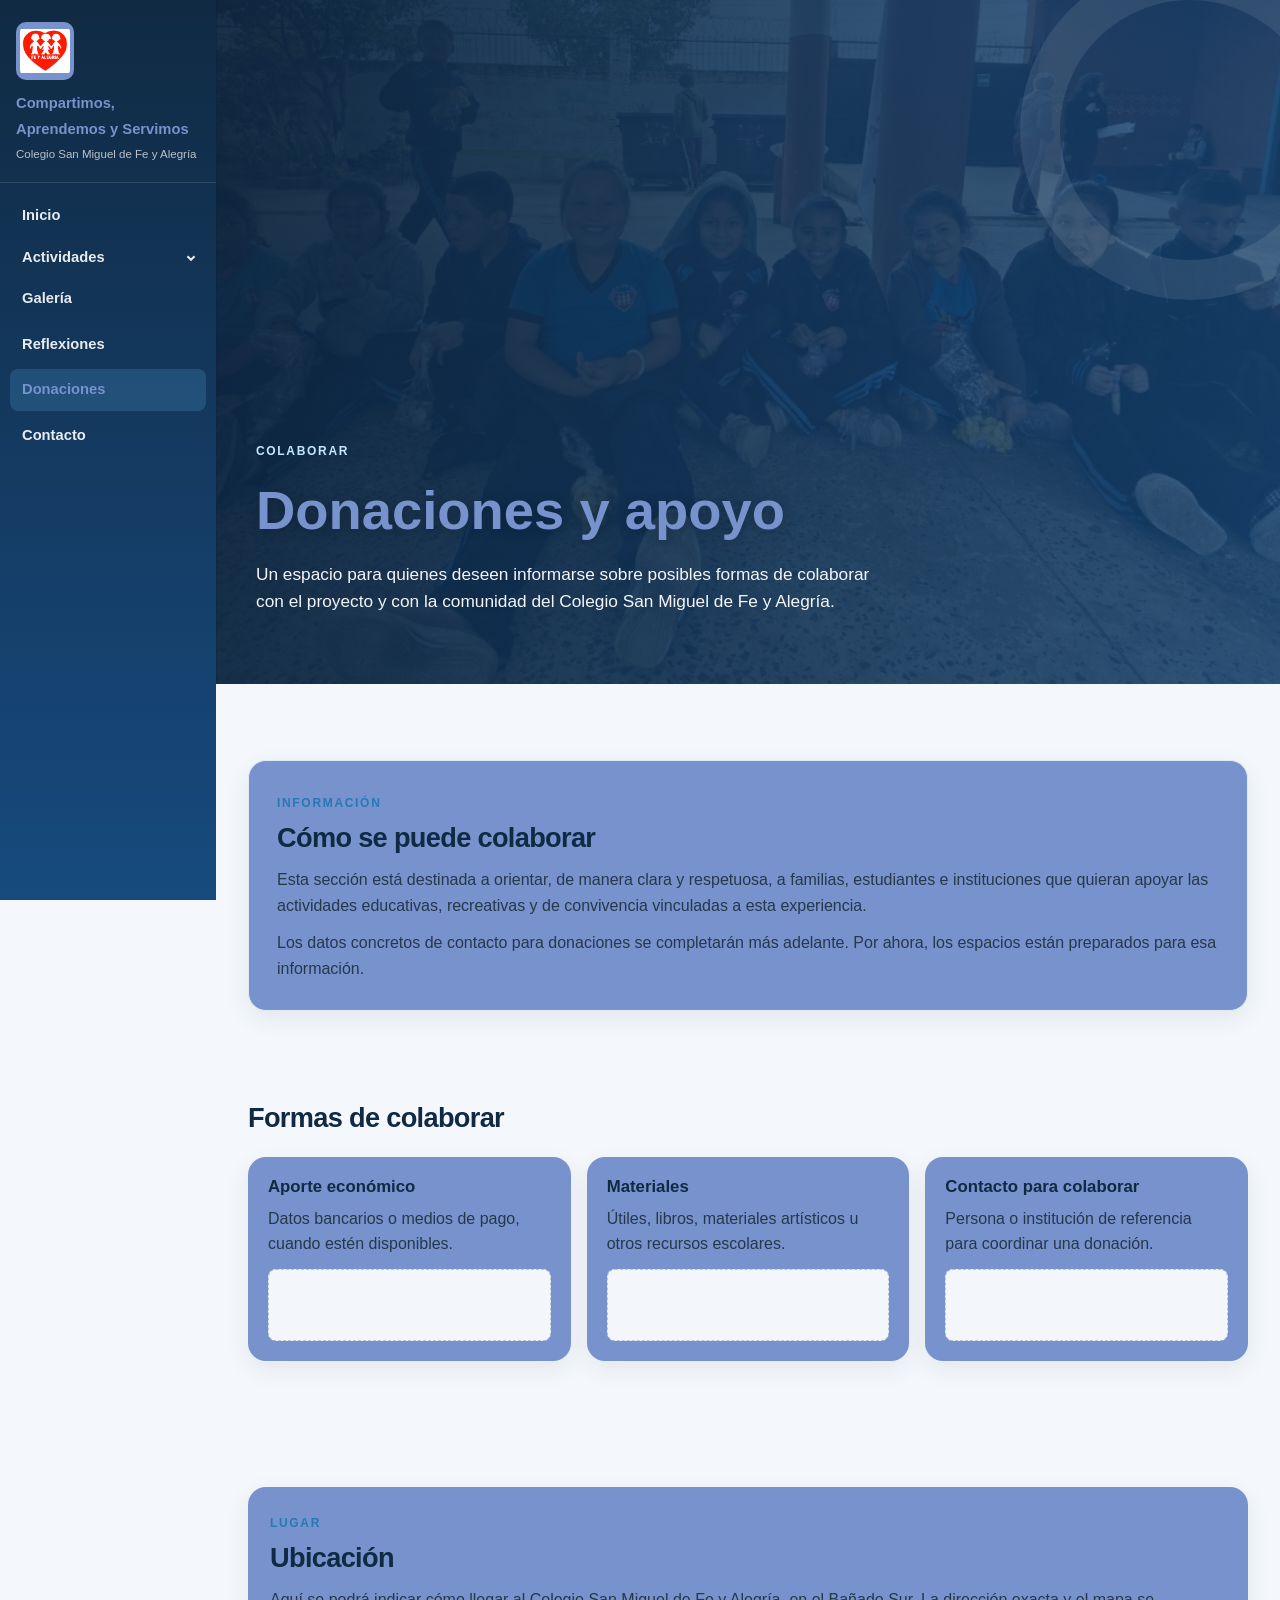
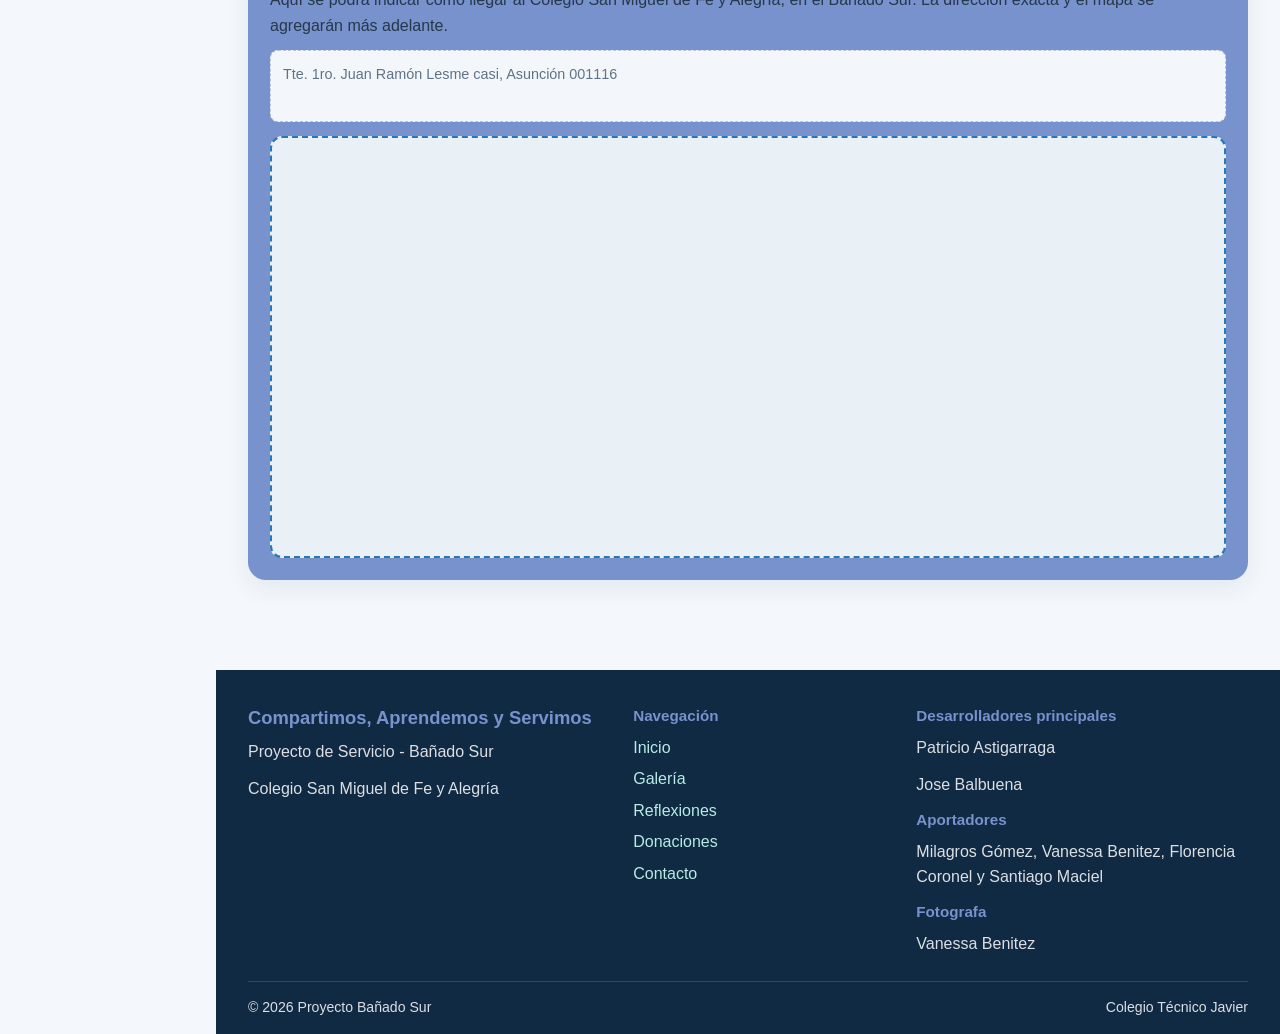
<file: donaciones.html>
<!DOCTYPE html>
<html lang="es">
<head>
    <meta charset="UTF-8">
    <meta name="viewport" content="width=device-width, initial-scale=1.0">
    <title>Donaciones</title>
    <link rel="stylesheet" href="estilos.css">
</head>
<body>

    <button class="menu-toggle" type="button" aria-label="Abrir menú" aria-expanded="false">
        <span></span>
    </button>
    <div class="menu-fondo"></div>

    <div class="sitio">
        <aside class="menu-lateral">
            <div class="menu-marca">
                <a href="index.html">
                    <img src="img/logo.png" alt="Logo del proyecto">
                    <span>
                        <strong>Compartimos, Aprendemos y Servimos</strong>
                        <small>Colegio San Miguel de Fe y Alegría</small>
                    </span>
                </a>
            </div>
            <nav>
                <ul class="menu-lista">
                    <li><a href="index.html">Inicio</a></li>
                    <li class="menu-desplegable">
                        <button type="button" class="menu-actividades-btn" aria-expanded="false">Actividades</button>
                        <ul class="submenu">
                            <li><a href="recreacion.html">Recreación</a></li>
                            <li><a href="club-ciencias.html">Club de Ciencias</a></li>
                            <li><a href="cuentos.html">Cuenta Cuentos</a></li>
                            <li><a href="arte.html">Club de Arte</a></li>
                            <li><a href="refuerzo.html">Refuerzo Escolar</a></li>
                            <li><a href="merienda.html">Merienda Compartida</a></li>
                        </ul>
                    </li>
                    <li><a href="galeria.html">Galería</a></li>
                    <li><a href="reflexiones.html">Reflexiones</a></li>
                    <li><a href="donaciones.html">Donaciones</a></li>
                    <li><a href="contacto.html">Contacto</a></li>
                </ul>
            </nav>
        </aside>

        <div class="cuerpo">

            <section class="hero">
                <div class="hero-contenido">
                    <span class="etiqueta">Colaborar</span>
                    <h1>Donaciones y apoyo</h1>
                    <p>
                        Un espacio para quienes deseen informarse sobre
                        posibles formas de colaborar con el proyecto y
                        con la comunidad del Colegio San Miguel de Fe y Alegría.
                    </p>
                </div>
            </section>

            <main class="contenido">
                <section class="seccion js-scroll">
                    <div class="bloque-texto">
                        <span class="etiqueta">Información</span>
                        <h2>Cómo se puede colaborar</h2>
                        <p>
                            Esta sección está destinada a orientar, de manera clara y respetuosa,
                            a familias, estudiantes e instituciones que quieran apoyar
                            las actividades educativas, recreativas y de convivencia
                            vinculadas a esta experiencia.
                        </p>
                        <p>
                            Los datos concretos de contacto para donaciones
                            se completarán más adelante. Por ahora, los espacios
                            están preparados para esa información.
                        </p>
                    </div>
                </section>

                <section class="seccion js-scroll">
                    <h2>Formas de colaborar</h2>
                    <div class="formas-colaborar">
                        <article class="forma">
                            <h3>Aporte económico</h3>
                            <p>Datos bancarios o medios de pago, cuando estén disponibles.</p>
                            <div class="espacio-dato">
                               
                            </div>
                        </article>
                        <article class="forma">
                            <h3>Materiales</h3>
                            <p>Útiles, libros, materiales artísticos u otros recursos escolares.</p>
                            <div class="espacio-dato">
                              
                            </div>
                        </article>
                        <article class="forma">
                            <h3>Contacto para colaborar</h3>
                            <p>Persona o institución de referencia para coordinar una donación.</p>
                            <div class="espacio-dato">
                               
                            </div>
                        </article>
                    </div>
                </section>

                <section class="seccion js-scroll">
                    <div class="ubicacion-contenedor">
                        <span class="etiqueta">Lugar</span>
                        <h2>Ubicación</h2>
                        <p>
                            Aquí se podrá indicar cómo llegar al Colegio San Miguel de Fe y Alegría,
                            en el Bañado Sur. La dirección exacta y el mapa se agregarán más adelante.
                        </p>
                        <div class="espacio-dato con-margen">
                           Tte. 1ro. Juan Ramón Lesme casi, Asunción 001116
                        </div>
                        <div class="espacio-mapa">
                            <p>
                               <iframe src="https://www.google.com/maps/embed?pb=!1m18!1m12!1m3!1d3606.427300138637!2d-57.6461692246141!3d-25.32343867762981!2m3!1f0!2f0!3f0!3m2!1i1024!2i768!4f13.1!3m3!1m2!1s0x945da94c042573ad%3A0xe53d621d6fdca602!2sEscuela%20B%C3%A1sica%20N%C2%B0%2014.812%20San%20Miguel%20de%20Fe%20y%20Alegr%C3%ADa!5e0!3m2!1ses!2spy!4v1792703818972!5m2!1ses!2spy" width="600" height="350" style="border:0;" allowfullscreen="" loading="lazy" referrerpolicy="strict-origin-when-cross-origin"></iframe>
                            </p>
                        </div>
                    </div>
                </section>
            </main>

            <footer class="footer">
                <div class="footer-contenido">
                    <div class="footer-proyecto">
                        <h2>Compartimos, Aprendemos y Servimos</h2>
                        <p>Proyecto de Servicio - Bañado Sur</p>
                        <p>Colegio San Miguel de Fe y Alegría</p>
                    </div>
                    <div class="footer-navegacion">
                        <h3>Navegación</h3>
                        <ul>
                            <li><a href="index.html">Inicio</a></li>
                            <li><a href="galeria.html">Galería</a></li>
                            <li><a href="reflexiones.html">Reflexiones</a></li>
                            <li><a href="donaciones.html">Donaciones</a></li>
                            <li><a href="contacto.html">Contacto</a></li>
                        </ul>
                    </div>
                     <div class="footer-autores">
                        <h3>Desarrolladores principales</h3>
                        <p>Patricio Astigarraga</p>
                        <p>Jose Balbuena</p>
                        <h3>Aportadores</h3>
                        <p>
                            Milagros Gómez, Vanessa Benitez,
                            Florencia Coronel y Santiago Maciel
                        </p>
                       <h3>Fotografa</h3> 
                       Vanessa Benitez 
                    </div>
                </div>
                <div class="footer-final">
                    <p>© 2026 Proyecto Bañado Sur</p>
                    <p>Colegio Técnico Javier</p>
                </div>
            </footer>
        </div>
    </div>

    <script src="script.js"></script>
</body>
</html>
</file>
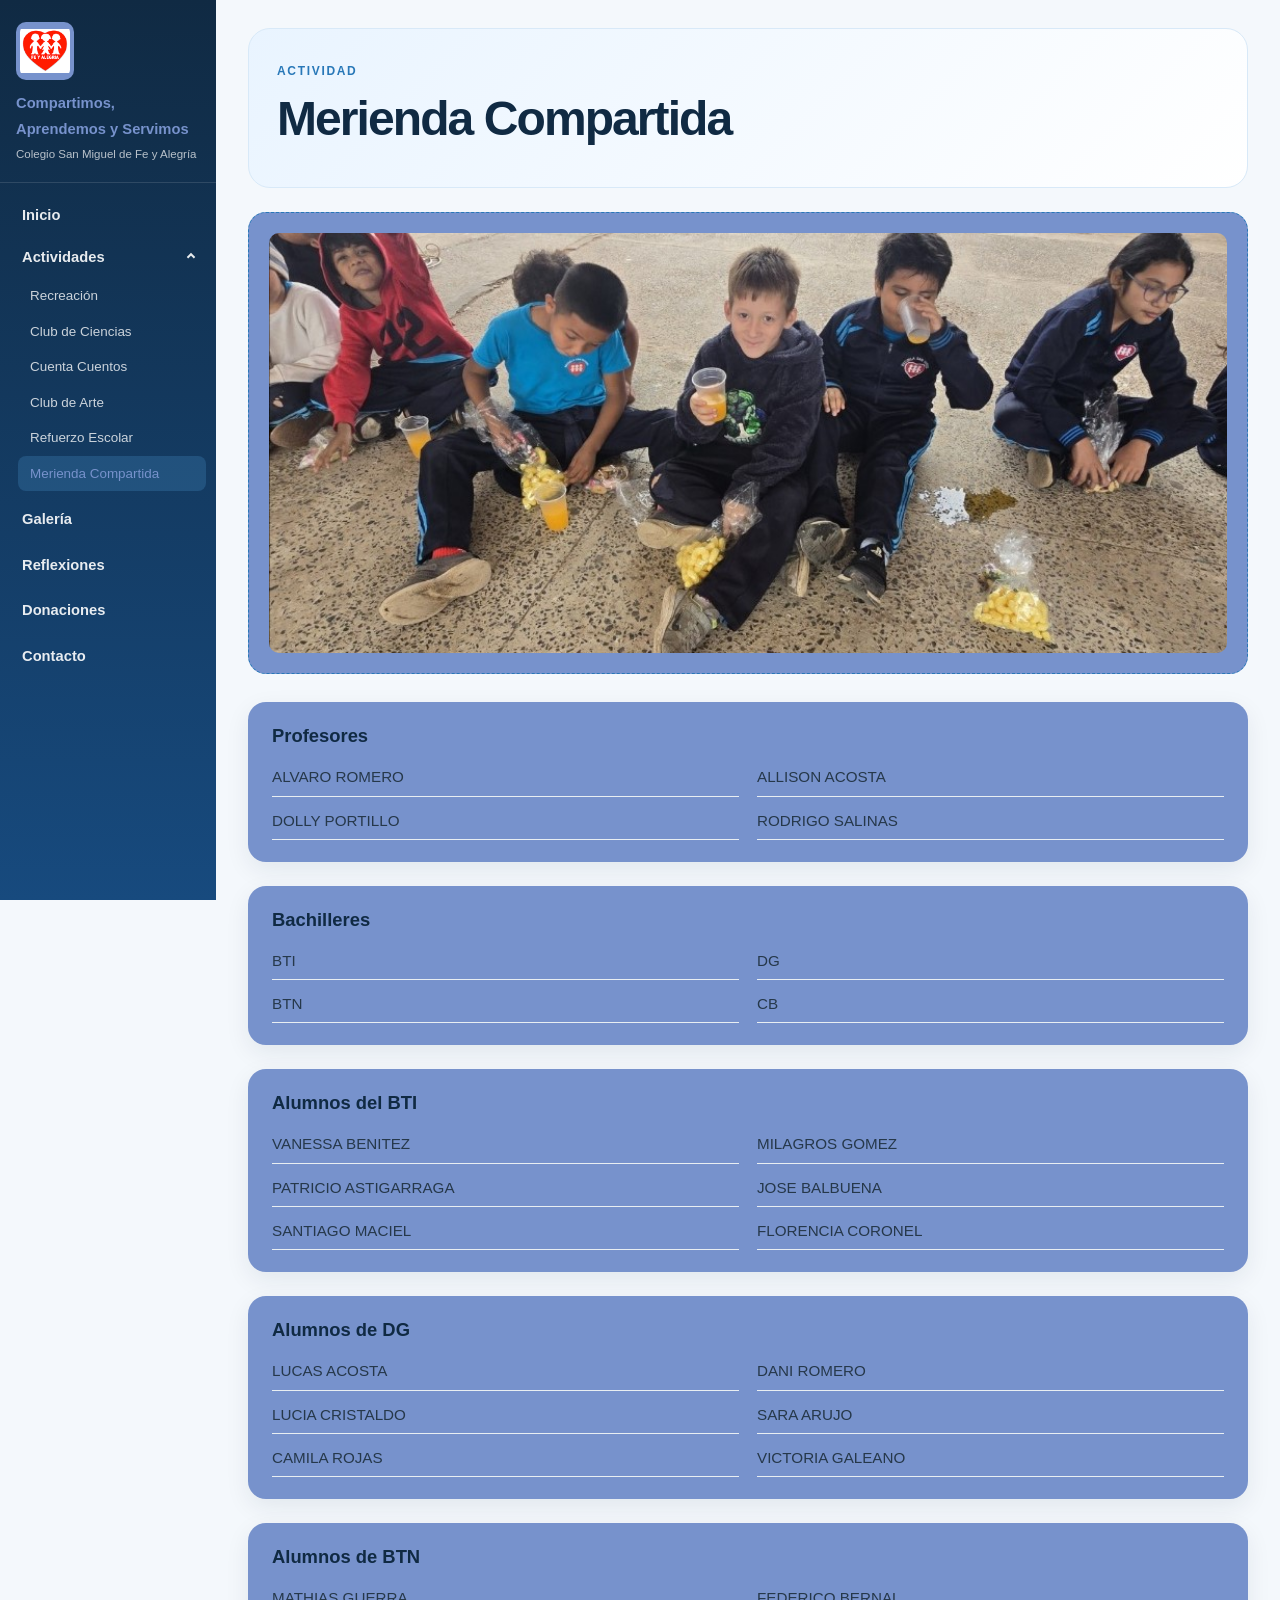
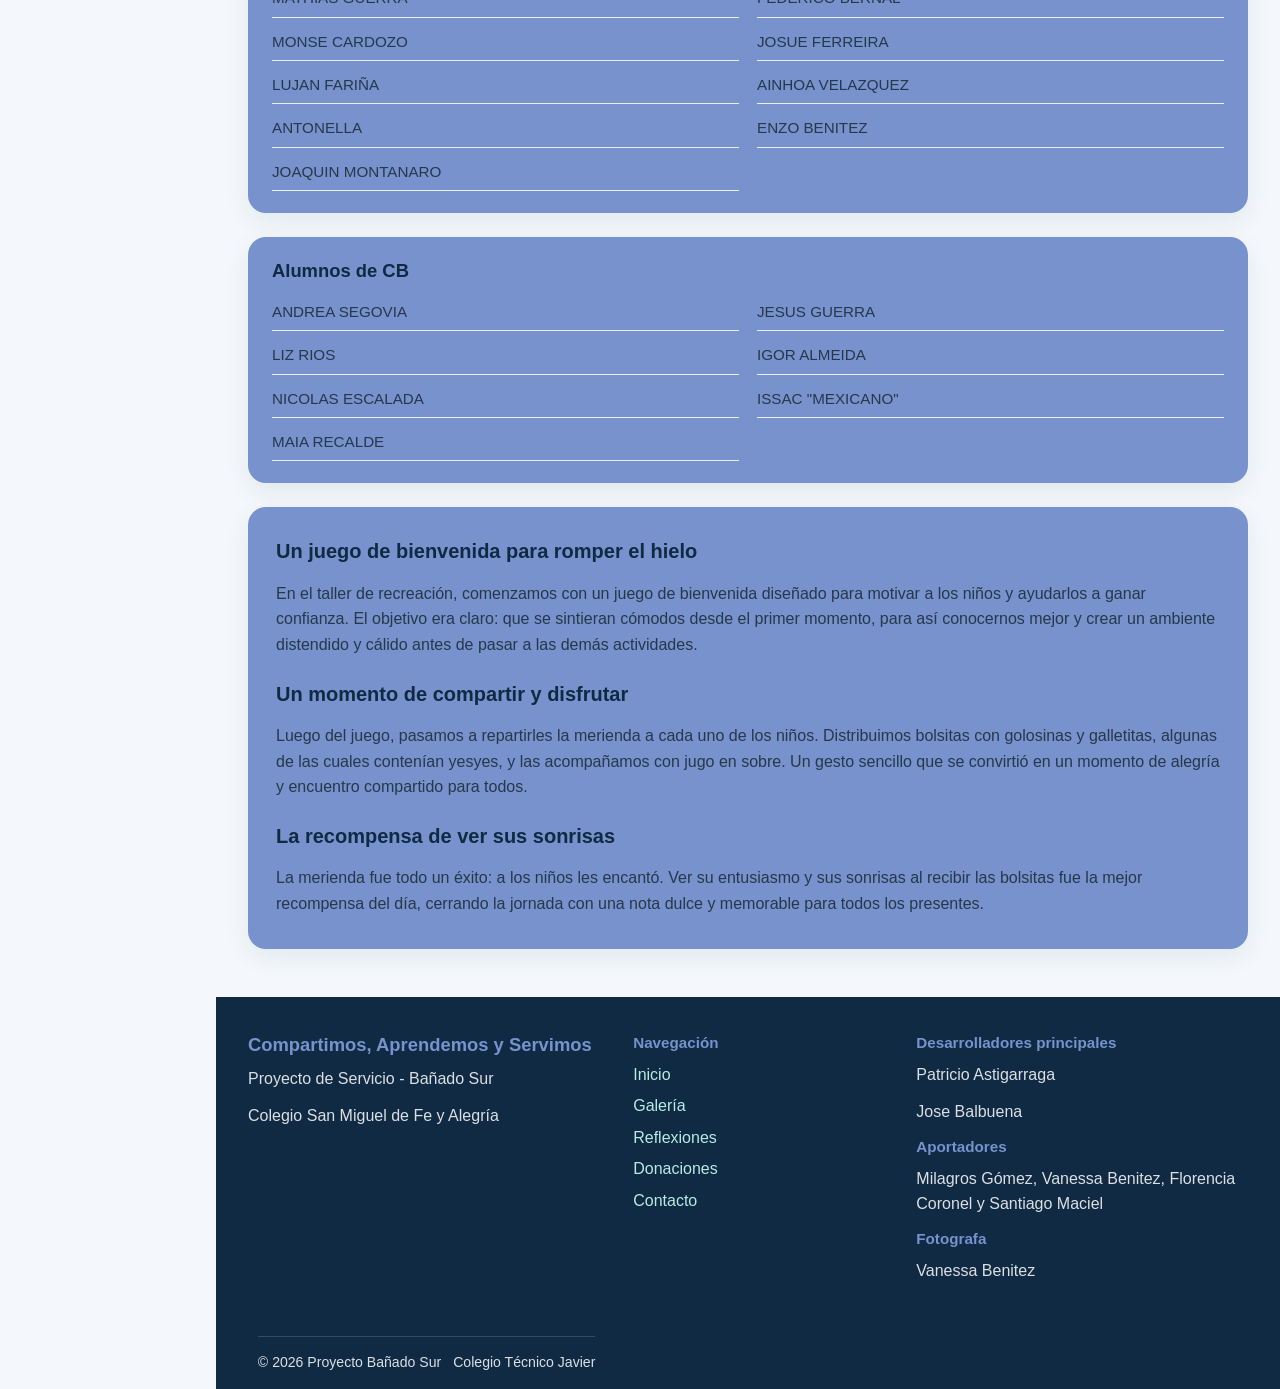
<file: merienda.html>
<!DOCTYPE html>
<html lang="es">
<head>
    <meta charset="UTF-8">
    <meta name="viewport" content="width=device-width, initial-scale=1.0">
    <title>Merienda Compartida</title>
    <link rel="stylesheet" href="estilos.css">
</head>
<body>

    <button class="menu-toggle" type="button" aria-label="Abrir menú" aria-expanded="false">
        <span></span>
    </button>
    <div class="menu-fondo"></div>

    <div class="sitio">
        <aside class="menu-lateral">
            <div class="menu-marca">
                <a href="index.html">
                    <img src="img/logo.png" alt="Logo del proyecto">
                    <span>
                        <strong>Compartimos, Aprendemos y Servimos</strong>
                        <small>Colegio San Miguel de Fe y Alegría</small>
                    </span>
                </a>
            </div>
            <nav>
                <ul class="menu-lista">
                    <li><a href="index.html">Inicio</a></li>
                    <li class="menu-desplegable">
                        <button type="button" class="menu-actividades-btn" aria-expanded="false">Actividades</button>
                        <ul class="submenu">
                            <li><a href="recreacion.html">Recreación</a></li>
                            <li><a href="club-ciencias.html">Club de Ciencias</a></li>
                            <li><a href="cuentos.html">Cuenta Cuentos</a></li>
                            <li><a href="arte.html">Club de Arte</a></li>
                            <li><a href="refuerzo.html">Refuerzo Escolar</a></li>
                            <li><a href="merienda.html">Merienda Compartida</a></li>
                        </ul>
                    </li>
                    <li><a href="galeria.html">Galería</a></li>
                    <li><a href="reflexiones.html">Reflexiones</a></li>
                    <li><a href="donaciones.html">Donaciones</a></li>
                    <li><a href="contacto.html">Contacto</a></li>
                </ul>
            </nav>
        </aside>

        <div class="cuerpo">
            <main class="contenido">
                <header class="encabezado-pagina">
                    <span class="etiqueta">Actividad</span>
                    <h1>Merienda Compartida</h1>
                </header>

                <div class="actividad-imagen">
                  <img src="img/recreo.jpg">
                </div>

                <section class="integrantes js-scroll">
                  
                    <h2>Profesores</h2>
                    <ul>
                        <li>ALVARO ROMERO</li>
                        <li>ALLISON ACOSTA</li>
                        <li>DOLLY PORTILLO</li>
                        <li>RODRIGO SALINAS</li>
                    </ul>
                </section>

                <section class="integrantes js-scroll">
                    <h2>Bachilleres</h2>
                    <ul>
                        <li>BTI</li>
                        <li>DG</li>
                        <li>BTN</li>
                        <li>CB</li>
                    </ul>
                </section>

                <section class="integrantes js-scroll">
                    <h2>Alumnos del BTI</h2>
                    <ul>
                        <li>VANESSA BENITEZ</li>
                        <li>MILAGROS GOMEZ</li>
                        <li>PATRICIO ASTIGARRAGA</li>
                        <li>JOSE BALBUENA</li>
                        <li>SANTIAGO MACIEL</li>
                        <li>FLORENCIA CORONEL</li>
                    </ul>
                </section>

                <section class="integrantes js-scroll">
                    <h2>Alumnos de DG</h2>
                    <ul>
                        <li>LUCAS ACOSTA</li>
                        <li>DANI ROMERO</li>
                        <li>LUCIA CRISTALDO</li>
                        <li>SARA ARUJO</li>
                        <li>CAMILA ROJAS</li>
                        <li>VICTORIA GALEANO</li>
                    </ul>
                </section>

                <section class="integrantes js-scroll">
                    <h2>Alumnos de BTN</h2>
                    <ul>
                        <li>MATHIAS GUERRA</li>
                        <li>FEDERICO BERNAL</li>
                        <li>MONSE CARDOZO</li>
                        <li>JOSUE FERREIRA</li>
                        <li>LUJAN FARIÑA</li>
                        <li>AINHOA VELAZQUEZ</li>
                        <li>ANTONELLA</li>
                        <li>ENZO BENITEZ</li>
                        <li>JOAQUIN MONTANARO</li>
                    </ul>
                </section>

                <section class="integrantes js-scroll">
                    <h2>Alumnos de CB</h2>
                    <ul>
                        <li>ANDREA SEGOVIA</li>
                        <li>JESUS GUERRA</li>
                        <li>LIZ RIOS</li>
                        <li>IGOR ALMEIDA</li>
                        <li>NICOLAS ESCALADA</li>
                        <li>ISSAC "MEXICANO"</li>
                        <li>MAIA RECALDE</li>
                    </ul>
                </section>
                <article class="actividad-contenido js-scroll">
                    <h2>Un juego de bienvenida para romper el hielo</h2>
                    <p>En el taller de recreación, comenzamos con un juego de bienvenida diseñado para motivar a los niños y ayudarlos a ganar confianza. El objetivo era claro: que se sintieran cómodos desde el primer momento, para así conocernos mejor y crear un ambiente distendido y cálido antes de pasar a las demás actividades.</p>
                    <h2>Un momento de compartir y disfrutar</h2>
                    <p>Luego del juego, pasamos a repartirles la merienda a cada uno de los niños. Distribuimos bolsitas con golosinas y galletitas, algunas de las cuales contenían yesyes, y las acompañamos con jugo en sobre. Un gesto sencillo que se convirtió en un momento de alegría y encuentro compartido para todos.</p>
                    <h2>La recompensa de ver sus sonrisas</h2>
                    <p>La merienda fue todo un éxito: a los niños les encantó. Ver su entusiasmo y sus sonrisas al recibir las bolsitas fue la mejor recompensa del día, cerrando la jornada con una nota dulce y memorable para todos los presentes.</p>
                </article>
           
 

               
            </main>

            <footer class="footer">
                <div class="footer-contenido">
                    <div class="footer-proyecto">
                        <h2>Compartimos, Aprendemos y Servimos</h2>
                        <p>Proyecto de Servicio - Bañado Sur</p>
                        <p>Colegio San Miguel de Fe y Alegría</p>
                    </div>
                    <div class="footer-navegacion">
                        <h3>Navegación</h3>
                        <ul>
                            <li><a href="index.html">Inicio</a></li>
                            <li><a href="galeria.html">Galería</a></li>
                            <li><a href="reflexiones.html">Reflexiones</a></li>
                            <li><a href="donaciones.html">Donaciones</a></li>
                            <li><a href="contacto.html">Contacto</a></li>
                        </ul>
                    </div>
                    <div class="footer-autores">
                         <div class="footer-autores">
                        <h3>Desarrolladores principales</h3>
                        <p>Patricio Astigarraga</p>
                        <p>Jose Balbuena</p>
                        <h3>Aportadores</h3>
                        <p>
                            Milagros Gómez, Vanessa Benitez,
                            Florencia Coronel y Santiago Maciel
                        </p>
                       <h3>Fotografa</h3> 
                       Vanessa Benitez 
                    </div>
                </div>
                <div class="footer-final">
                    <p>© 2026 Proyecto Bañado Sur</p>
                    <p>Colegio Técnico Javier</p>
                </div>
            </footer>
        </div>
    </div>

    <script src="script.js"></script>
</body>
</html>
</file>
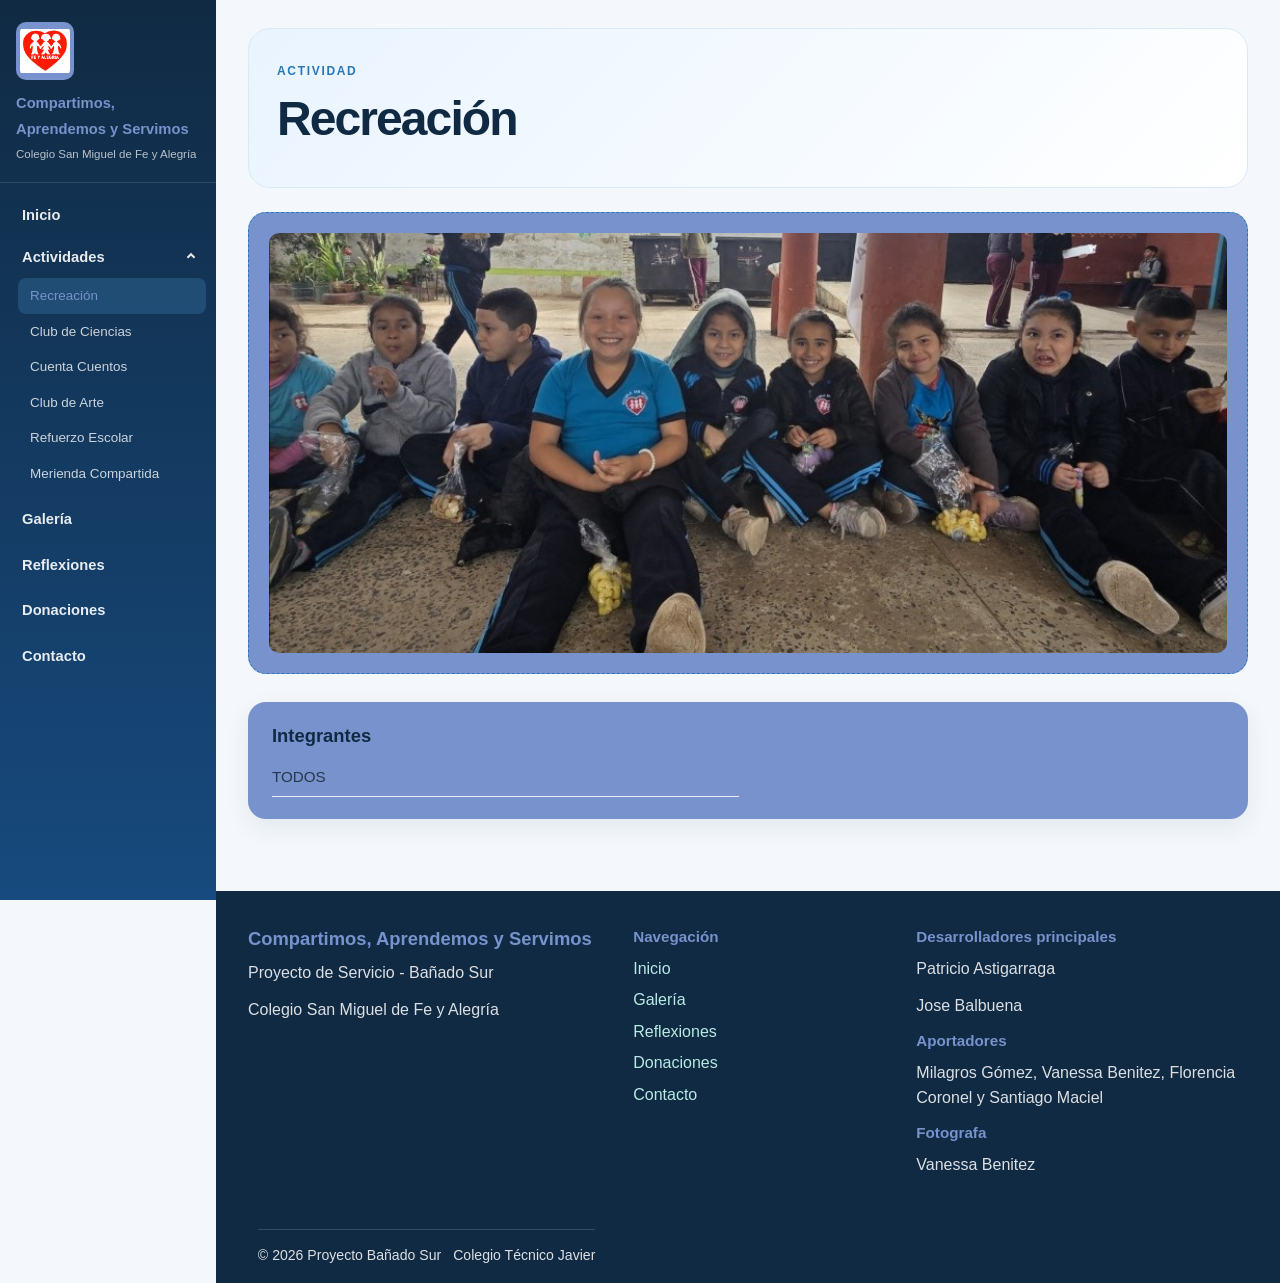
<file: recreacion.html>
<!DOCTYPE html>
<html lang="es">
<head>
    <meta charset="UTF-8">
    <meta name="viewport" content="width=device-width, initial-scale=1.0">
    <title>Recreación</title>
    <link rel="stylesheet" href="estilos.css">
</head>
<body>

    <button class="menu-toggle" type="button" aria-label="Abrir menú" aria-expanded="false">
        <span></span>
    </button>
    <div class="menu-fondo"></div>

    <div class="sitio">
        <aside class="menu-lateral">
            <div class="menu-marca">
                <a href="index.html">
                    <img src="img/logo.png" alt="Logo del proyecto">
                    <span>
                        <strong>Compartimos, Aprendemos y Servimos</strong>
                        <small>Colegio San Miguel de Fe y Alegría</small>
                    </span>
                </a>
            </div>
            <nav>
                <ul class="menu-lista">
                    <li><a href="index.html">Inicio</a></li>
                    <li class="menu-desplegable">
                        <button type="button" class="menu-actividades-btn" aria-expanded="false">Actividades</button>
                        <ul class="submenu">
                            <li><a href="recreacion.html">Recreación</a></li>
                            <li><a href="club-ciencias.html">Club de Ciencias</a></li>
                            <li><a href="cuentos.html">Cuenta Cuentos</a></li>
                            <li><a href="arte.html">Club de Arte</a></li>
                            <li><a href="refuerzo.html">Refuerzo Escolar</a></li>
                            <li><a href="merienda.html">Merienda Compartida</a></li>
                        </ul>
                    </li>
                    <li><a href="galeria.html">Galería</a></li>
                    <li><a href="reflexiones.html">Reflexiones</a></li>
                    <li><a href="donaciones.html">Donaciones</a></li>
                    <li><a href="contacto.html">Contacto</a></li>
                </ul>
            </nav>
        </aside>

        <div class="cuerpo">
            <main class="contenido">
                <header class="encabezado-pagina">
                    <span class="etiqueta">Actividad</span>
                    <h1>Recreación</h1>
                </header>

                <div class="actividad-imagen">
                    <img src="img/recracionbañado.jpg">
                </div>

                <section class="integrantes js-scroll">
                    <h2>Integrantes</h2>
                    <ul>
                        <li>TODOS</li>
                    </ul>
                </section>
            </main>

            <footer class="footer">
                <div class="footer-contenido">
                    <div class="footer-proyecto">
                        <h2>Compartimos, Aprendemos y Servimos</h2>
                        <p>Proyecto de Servicio - Bañado Sur</p>
                        <p>Colegio San Miguel de Fe y Alegría</p>
                    </div>
                    <div class="footer-navegacion">
                        <h3>Navegación</h3>
                        <ul>
                            <li><a href="index.html">Inicio</a></li>
                            <li><a href="galeria.html">Galería</a></li>
                            <li><a href="reflexiones.html">Reflexiones</a></li>
                            <li><a href="donaciones.html">Donaciones</a></li>
                            <li><a href="contacto.html">Contacto</a></li>
                        </ul>
                    </div>
                    <div class="footer-autores">
                         <div class="footer-autores">
                        <h3>Desarrolladores principales</h3>
                        <p>Patricio Astigarraga</p>
                        <p>Jose Balbuena</p>
                        <h3>Aportadores</h3>
                        <p>
                            Milagros Gómez, Vanessa Benitez,
                            Florencia Coronel y Santiago Maciel
                        </p>
                       <h3>Fotografa</h3> 
                       Vanessa Benitez 
                    </div>
                </div>
                <div class="footer-final">
                    <p>© 2026 Proyecto Bañado Sur</p>
                    <p>Colegio Técnico Javier</p>
                </div>
            </footer>
        </div>
    </div>

    <script src="script.js"></script>
</body>
</html>
</file>
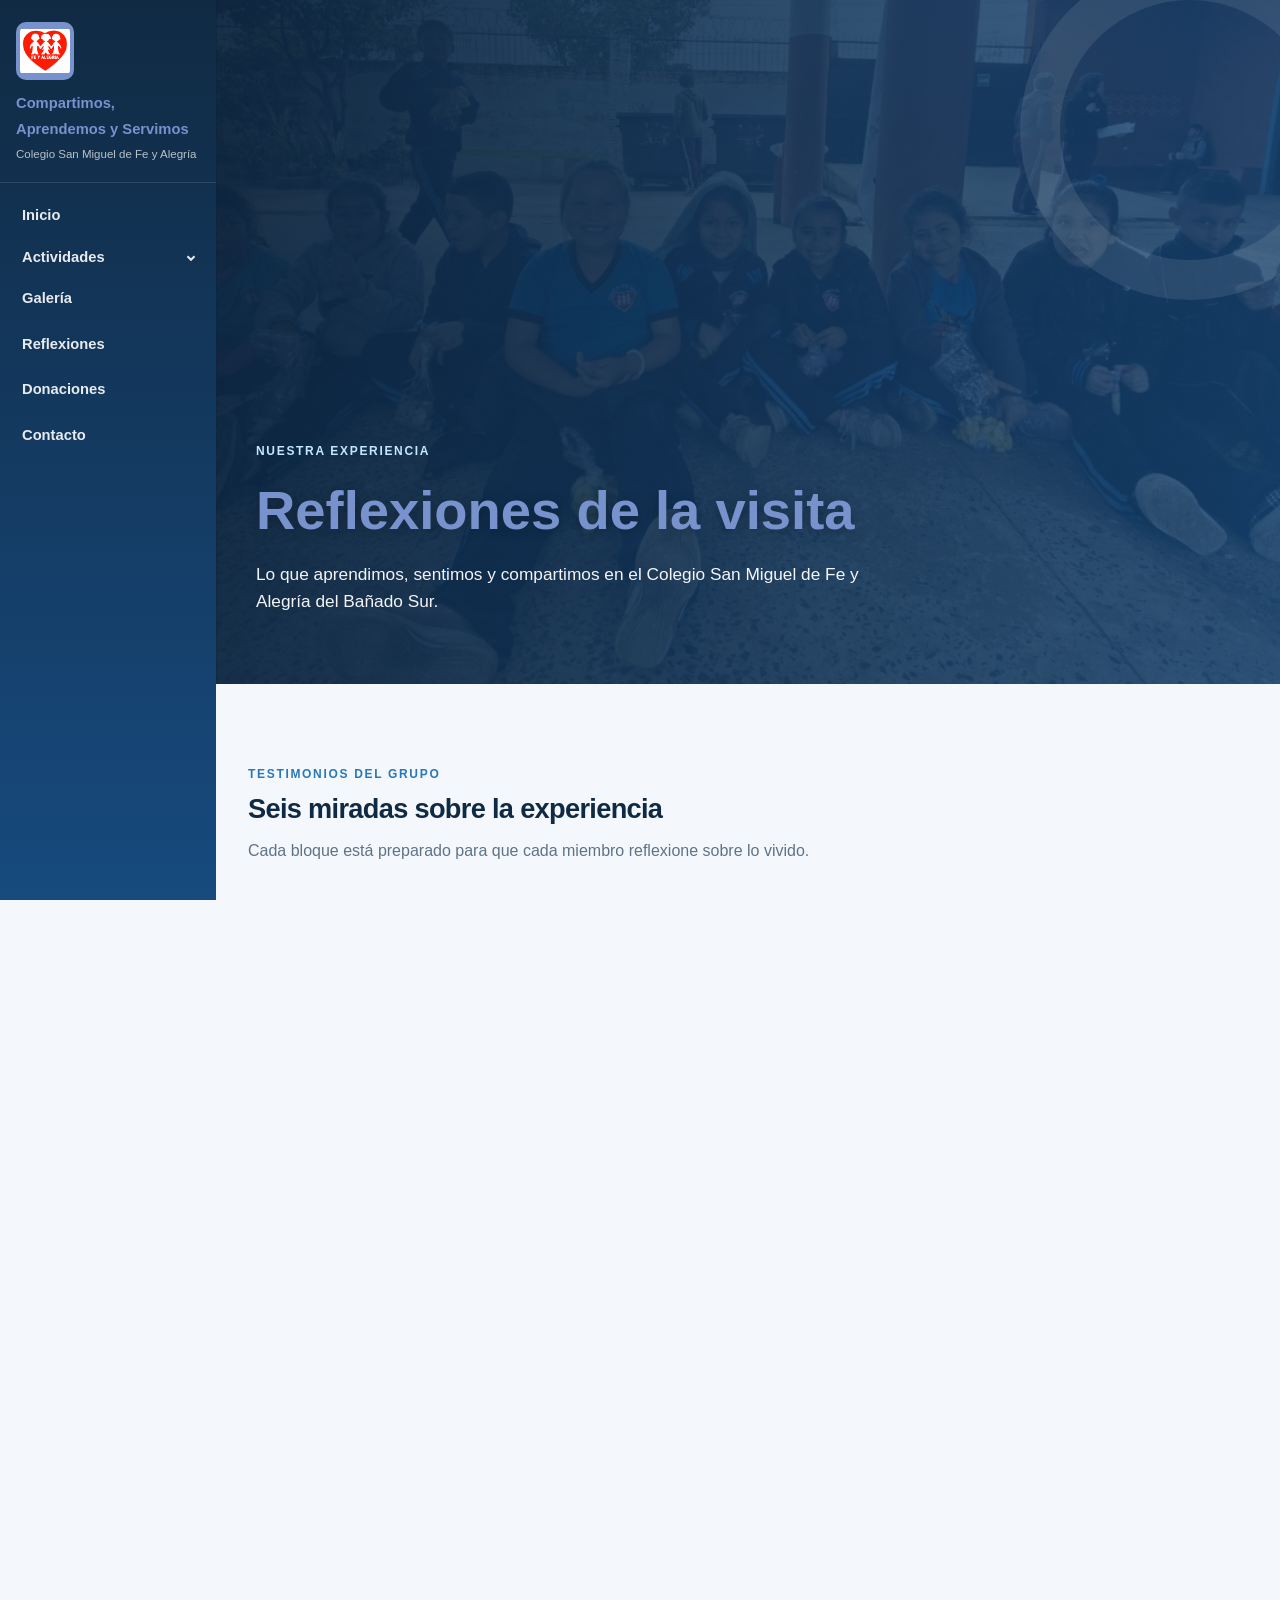
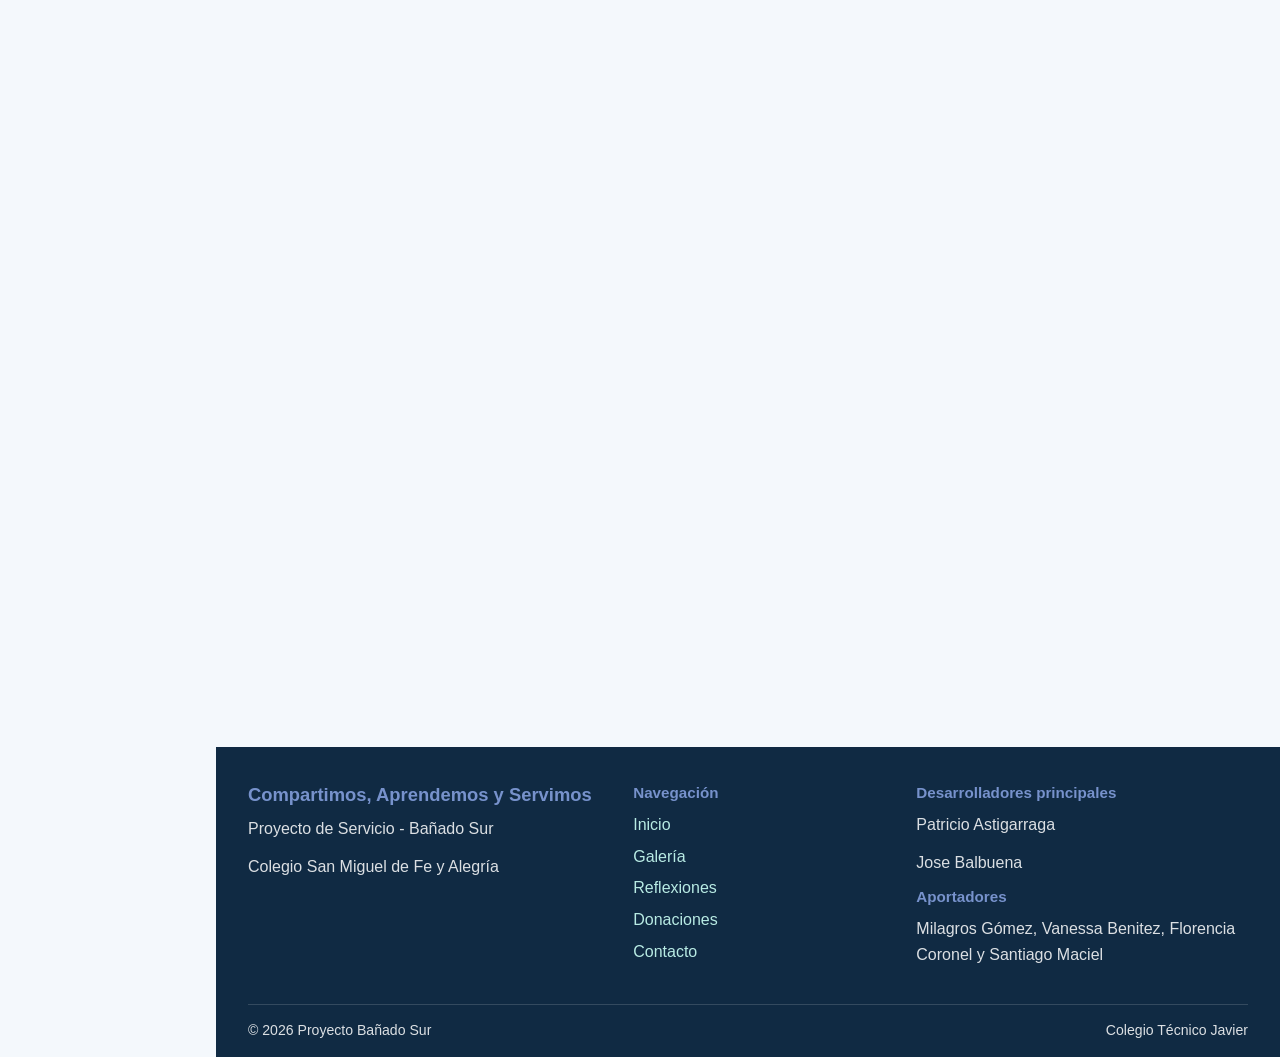
<file: reflexion.html>
<!DOCTYPE html>
<html lang="es">
<head>
    <meta charset="UTF-8">
    <meta http-equiv="refresh" content="0; url=reflexiones.html">
    <title>Reflexiones</title>
    <link rel="canonical" href="reflexiones.html">
</head>
<body>
    <p>Esta página se trasladó a <a href="reflexiones.html">reflexiones.html</a>.</p>
</body>
</html>
</file>
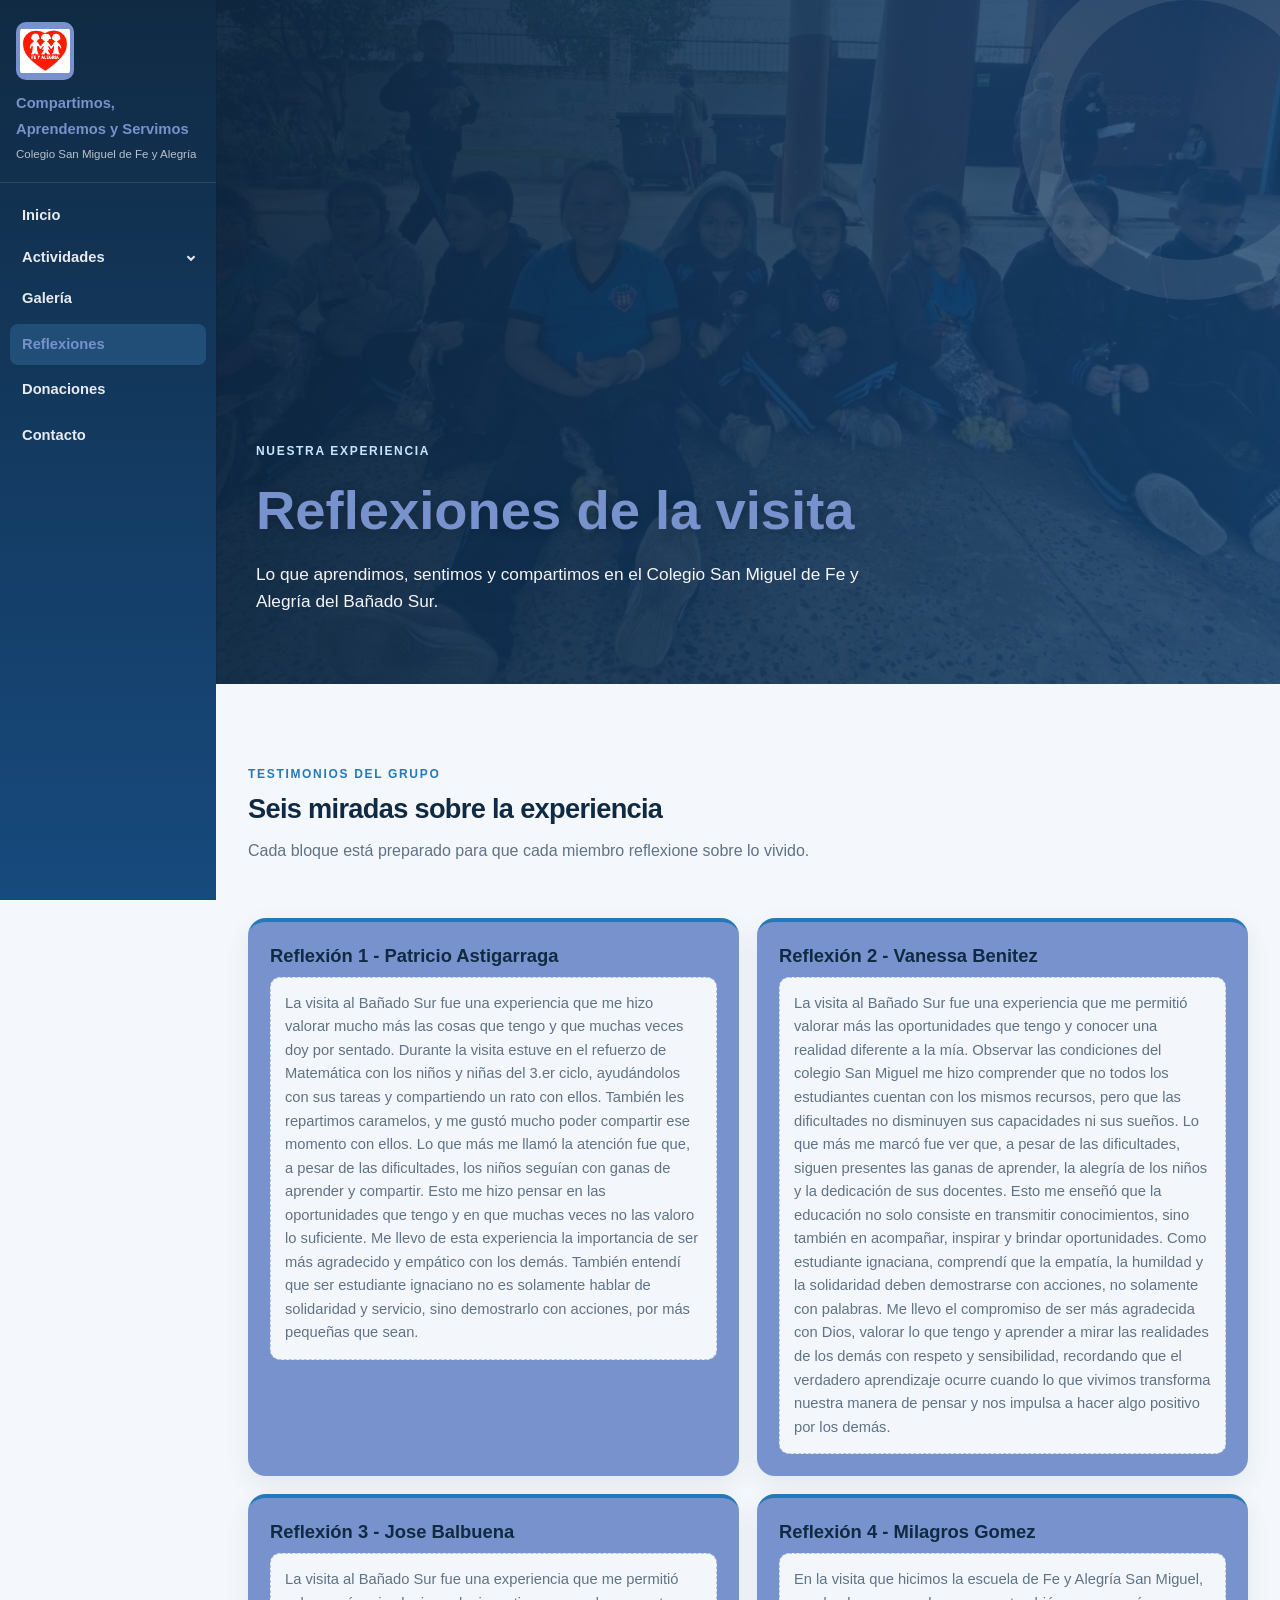
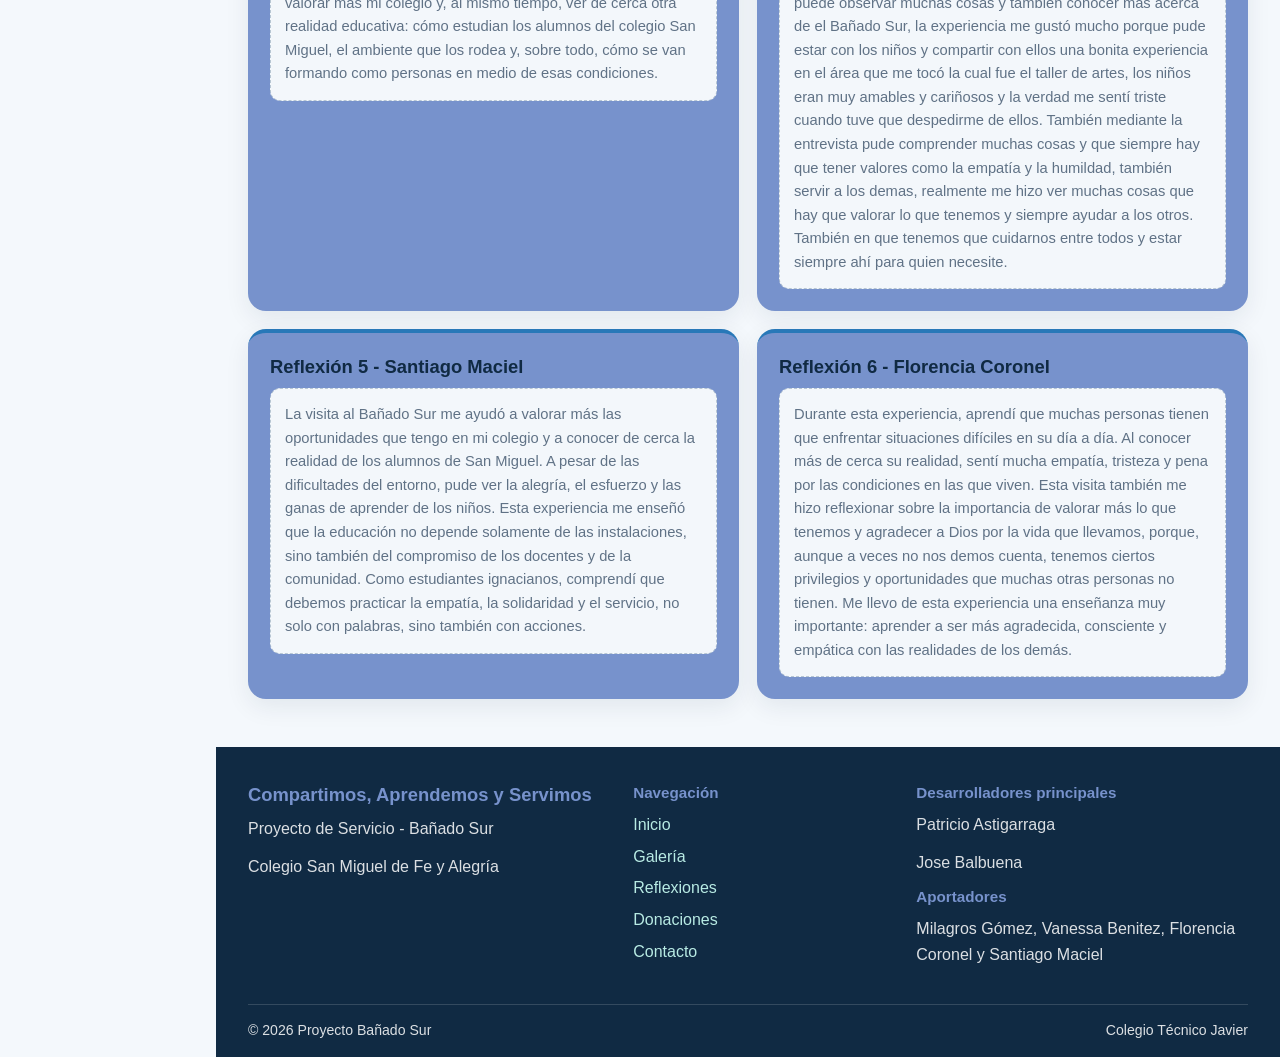
<file: reflexiones.html>
<!DOCTYPE html>
<html lang="es">
<head>
    <meta charset="UTF-8">
    <meta name="viewport" content="width=device-width, initial-scale=1.0">
    <title>Reflexiones</title>
    <link rel="stylesheet" href="estilos.css">
</head>
<body>

    <button class="menu-toggle" type="button" aria-label="Abrir menú" aria-expanded="false">
        <span></span>
    </button>
    <div class="menu-fondo"></div>

    <div class="sitio">
        <aside class="menu-lateral">
            <div class="menu-marca">
                <a href="index.html">
                    <img src="img/logo.png" alt="Logo del proyecto">
                    <span>
                        <strong>Compartimos, Aprendemos y Servimos</strong>
                        <small>Colegio San Miguel de Fe y Alegría</small>
                    </span>
                </a>
            </div>
            <nav>
                <ul class="menu-lista">
                    <li><a href="index.html">Inicio</a></li>
                    <li class="menu-desplegable">
                        <button type="button" class="menu-actividades-btn" aria-expanded="false">Actividades</button>
                        <ul class="submenu">
                            <li><a href="recreacion.html">Recreación</a></li>
                            <li><a href="club-ciencias.html">Club de Ciencias</a></li>
                            <li><a href="cuentos.html">Cuenta Cuentos</a></li>
                            <li><a href="arte.html">Club de Arte</a></li>
                            <li><a href="refuerzo.html">Refuerzo Escolar</a></li>
                            <li><a href="merienda.html">Merienda Compartida</a></li>
                        </ul>
                    </li>
                    <li><a href="galeria.html">Galería</a></li>
                    <li><a href="reflexiones.html">Reflexiones</a></li>
                    <li><a href="donaciones.html">Donaciones</a></li>
                    <li><a href="contacto.html">Contacto</a></li>
                </ul>
            </nav>
        </aside>

        <div class="cuerpo">

            <section class="hero">
                <div class="hero-contenido">
                    <span class="etiqueta">Nuestra experiencia</span>
                    <h1>Reflexiones de la visita</h1>
                    <p>
                        Lo que aprendimos, sentimos y compartimos
                        en el Colegio San Miguel de Fe y Alegría del Bañado Sur.
                    </p>
                </div>
            </section>

            <main class="contenido">
                <section class="seccion">
                    <span class="etiqueta">Testimonios del grupo</span>
                    <h2>Seis miradas sobre la experiencia</h2>
                    <p class="lead">
                        Cada bloque está preparado para que cada miembro reflexione sobre lo vivido.
                    </p>
                </section>

                <div class="rejilla-reflexiones">
                    <article class="bloque-reflexion js-scroll">
                        <h2>Reflexión 1 - Patricio Astigarraga</h2>
                        <div class="espacio-completar">
                            La visita al Bañado Sur fue una experiencia que me hizo valorar mucho más las cosas que tengo y que muchas veces doy por sentado. Durante la visita estuve en el refuerzo de Matemática con los niños y niñas del 3.er ciclo, ayudándolos con sus tareas y compartiendo un rato con ellos. También les repartimos caramelos, y me gustó mucho poder compartir ese momento con ellos.
Lo que más me llamó la atención fue que, a pesar de las dificultades, los niños seguían con ganas de aprender y compartir. Esto me hizo pensar en las oportunidades que tengo y en que muchas veces no las valoro lo suficiente.
Me llevo de esta experiencia la importancia de ser más agradecido y empático con los demás. También entendí que ser estudiante ignaciano no es solamente hablar de solidaridad y servicio, sino demostrarlo con acciones, por más pequeñas que sean.
                    </article>
                    <article class="bloque-reflexion js-scroll">
                        <h2>Reflexión 2 - Vanessa Benitez</h2>
                        <div class="espacio-completar">
                           La visita al Bañado Sur fue una experiencia que me permitió valorar más las oportunidades que tengo y conocer una realidad diferente a la mía. Observar las condiciones del colegio San Miguel me hizo comprender que no todos los estudiantes cuentan con los mismos recursos, pero que las dificultades no disminuyen sus capacidades ni sus sueños.
Lo que más me marcó fue ver que, a pesar de las dificultades, siguen presentes las ganas de aprender, la alegría de los niños y la dedicación de sus docentes. Esto me enseñó que la educación no solo consiste en transmitir conocimientos, sino también en acompañar, inspirar y brindar oportunidades.
Como estudiante ignaciana, comprendí que la empatía, la humildad y la solidaridad deben demostrarse con acciones, no solamente con palabras. Me llevo el compromiso de ser más agradecida con Dios, valorar lo que tengo y aprender a mirar las realidades de los demás con respeto y sensibilidad, recordando que el verdadero aprendizaje ocurre cuando lo que vivimos transforma nuestra manera de pensar y nos impulsa a hacer algo positivo por los demás.

                        </div>
                    </article>
                    <article class="bloque-reflexion js-scroll">
                        <h2>Reflexión 3 - Jose Balbuena</h2>
                        <div class="espacio-completar">
                            La visita al Bañado Sur fue una experiencia que me permitió valorar más mi colegio y, al mismo tiempo, ver de cerca otra realidad educativa: cómo estudian los alumnos del colegio San Miguel, el ambiente que los rodea y, sobre todo, cómo se van formando como personas en medio de esas condiciones.
 
                        </div>
                    </article>
                    <article class="bloque-reflexion js-scroll">
                        <h2>Reflexión 4 - Milagros Gomez</h2>
                        <div class="espacio-completar">
                            En la visita que hicimos la escuela de Fe y Alegría San Miguel, puede observar muchas cosas y también conocer más acerca de el Bañado Sur, la experiencia me gustó mucho porque pude estar con los niños y compartir con ellos una bonita experiencia en el área que me tocó la cual fue el taller de artes, los niños eran muy amables y cariñosos y la verdad me sentí triste cuando tuve que despedirme de ellos.
También mediante la entrevista pude comprender muchas cosas y que siempre hay que tener valores como la empatía y la humildad, también servir a los demas, realmente me hizo ver muchas cosas que hay que valorar lo que tenemos y siempre ayudar a los otros.
También en que tenemos que cuidarnos entre todos y estar siempre ahí para quien necesite.
                        </div>
                    </article>
                    <article class="bloque-reflexion js-scroll">
                        <h2>Reflexión 5 - Santiago Maciel</h2>
                        <div class="espacio-completar">
                           La visita al Bañado Sur me ayudó a valorar más las oportunidades que tengo en mi colegio y a conocer de cerca la realidad de los alumnos de San Miguel. A pesar de las dificultades del entorno, pude ver la alegría, el esfuerzo y las ganas de aprender de los niños.
Esta experiencia me enseñó que la educación no depende solamente de las instalaciones, sino también del compromiso de los docentes y de la comunidad. Como estudiantes ignacianos, comprendí que debemos practicar la empatía, la solidaridad y el servicio, no solo con palabras, sino también con acciones.
                        </div>
                    </article>
                    <article class="bloque-reflexion js-scroll">
                        <h2>Reflexión 6 - Florencia Coronel</h2>
                        <div class="espacio-completar">
                            Durante esta experiencia, aprendí que muchas personas tienen que enfrentar situaciones difíciles en su día a día. Al conocer más de cerca su realidad, sentí mucha empatía, tristeza y pena por las condiciones en las que viven.
Esta visita también me hizo reflexionar sobre la importancia de valorar más lo que tenemos y agradecer a Dios por la vida que llevamos, porque, aunque a veces no nos demos cuenta, tenemos ciertos privilegios y oportunidades que muchas otras personas no tienen.
Me llevo de esta experiencia una enseñanza muy importante: aprender a ser más agradecida, consciente y empática con las realidades de los demás.
                        </div>
                    </article>
                </div>
            </main>

            <footer class="footer">
                <div class="footer-contenido">
                    <div class="footer-proyecto">
                        <h2>Compartimos, Aprendemos y Servimos</h2>
                        <p>Proyecto de Servicio - Bañado Sur</p>
                        <p>Colegio San Miguel de Fe y Alegría</p>
                    </div>
                    <div class="footer-navegacion">
                        <h3>Navegación</h3>
                        <ul>
                            <li><a href="index.html">Inicio</a></li>
                            <li><a href="galeria.html">Galería</a></li>
                            <li><a href="reflexiones.html">Reflexiones</a></li>
                            <li><a href="donaciones.html">Donaciones</a></li>
                            <li><a href="contacto.html">Contacto</a></li>
                        </ul>
                    </div>
                    <div class="footer-autores">
                        <h3>Desarrolladores principales</h3>
                        <p>Patricio Astigarraga</p>
                        <p>Jose Balbuena</p>
                        <h3>Aportadores</h3>
                        <p>
                            Milagros Gómez, Vanessa Benitez,
                            Florencia Coronel y Santiago Maciel
                        </p>
                    </div>
                </div>
                <div class="footer-final">
                    <p>© 2026 Proyecto Bañado Sur</p>
                    <p>Colegio Técnico Javier</p>
                </div>
            </footer>
        </div>
    </div>

    <script src="script.js"></script>
</body>
</html>
</file>
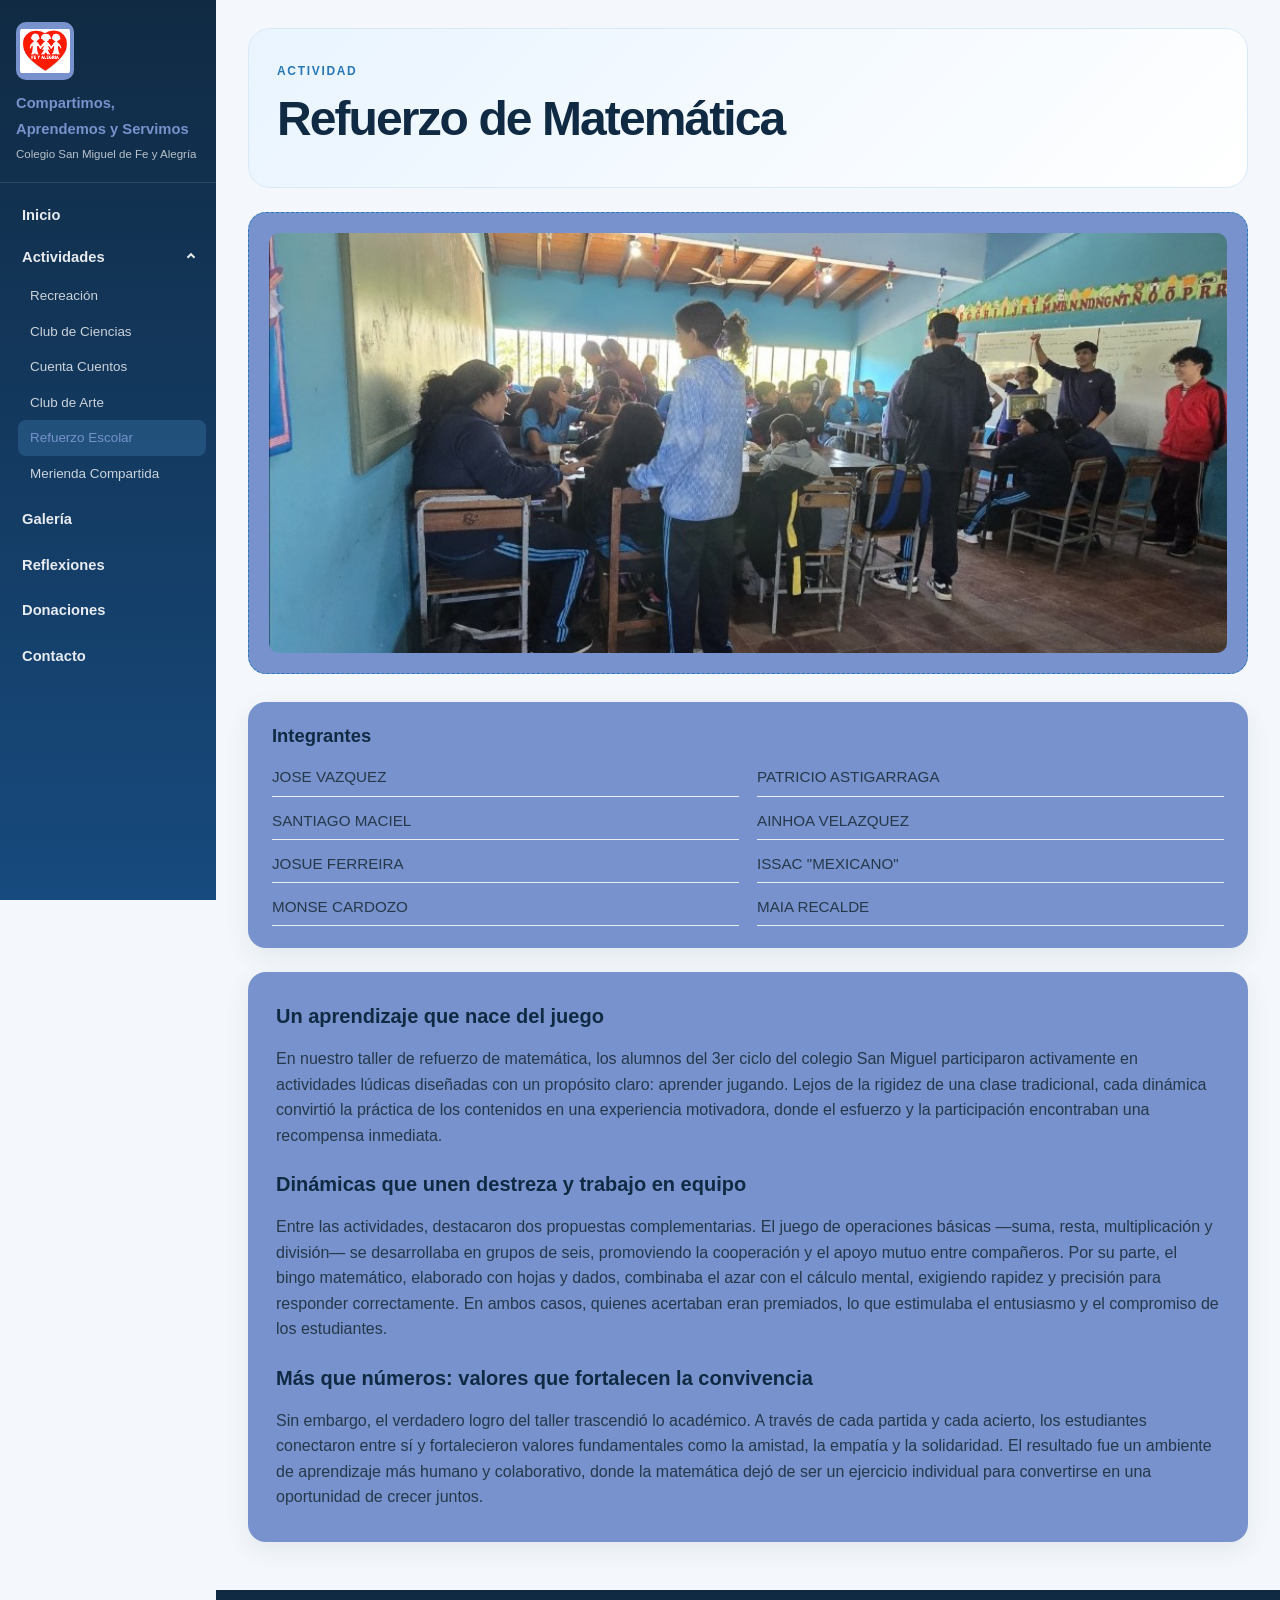
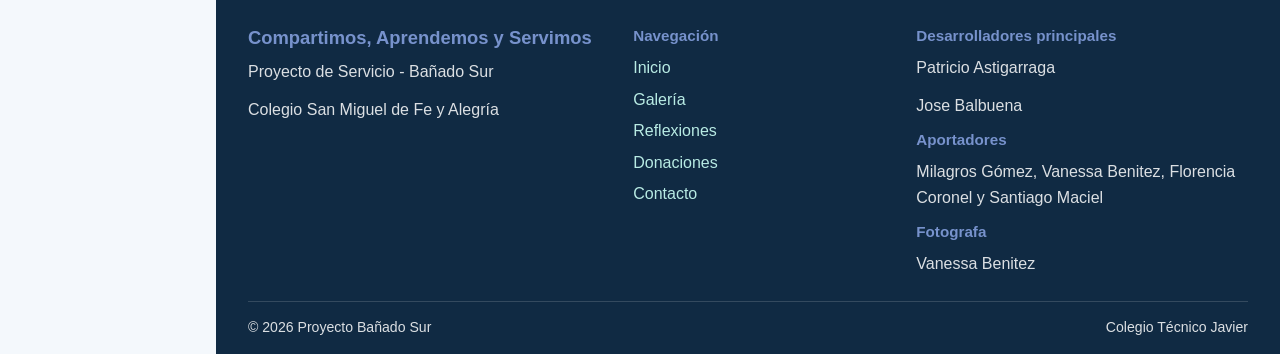
<file: refuerzo.html>
<!DOCTYPE html>
<html lang="es">
<head>
    <meta charset="UTF-8">
    <meta name="viewport" content="width=device-width, initial-scale=1.0">
    <title>Refuerzo de Matemática</title>
    <link rel="stylesheet" href="estilos.css">
</head>
<body>

    <button class="menu-toggle" type="button" aria-label="Abrir menú" aria-expanded="false">
        <span></span>
    </button>
    <div class="menu-fondo"></div>

    <div class="sitio">
        <aside class="menu-lateral">
            <div class="menu-marca">
                <a href="index.html">
                    <img src="img/logo.png" alt="Logo del proyecto">
                    <span>
                        <strong>Compartimos, Aprendemos y Servimos</strong>
                        <small>Colegio San Miguel de Fe y Alegría</small>
                    </span>
                </a>
            </div>
            <nav>
                <ul class="menu-lista">
                    <li><a href="index.html">Inicio</a></li>
                    <li class="menu-desplegable">
                        <button type="button" class="menu-actividades-btn" aria-expanded="false">Actividades</button>
                        <ul class="submenu">
                            <li><a href="recreacion.html">Recreación</a></li>
                            <li><a href="club-ciencias.html">Club de Ciencias</a></li>
                            <li><a href="cuentos.html">Cuenta Cuentos</a></li>
                            <li><a href="arte.html">Club de Arte</a></li>
                            <li><a href="refuerzo.html">Refuerzo Escolar</a></li>
                            <li><a href="merienda.html">Merienda Compartida</a></li>
                        </ul>
                    </li>
                    <li><a href="galeria.html">Galería</a></li>
                    <li><a href="reflexiones.html">Reflexiones</a></li>
                    <li><a href="donaciones.html">Donaciones</a></li>
                    <li><a href="contacto.html">Contacto</a></li>
                </ul>
            </nav>
        </aside>

        <div class="cuerpo">
            <main class="contenido">
                <header class="encabezado-pagina">
                    <span class="etiqueta">Actividad</span>
                    <h1>Refuerzo de Matemática</h1>
                </header>

                <div class="actividad-imagen">
                    <img src="img/matematica.jpg">
                </div>

                <section class="integrantes js-scroll">
                    <h2>Integrantes</h2>
                    <ul>
                        <li>JOSE VAZQUEZ</li>
                        <li>PATRICIO ASTIGARRAGA</li>
                        <li>SANTIAGO MACIEL</li>
                        <li>AINHOA VELAZQUEZ</li>
                        <li>JOSUE FERREIRA</li>
                        <li>ISSAC "MEXICANO"</li>
                        <li>MONSE CARDOZO</li>
                        <li>MAIA RECALDE</li>
                    </ul>
                </section>

                <article class="actividad-contenido js-scroll">
                    <h2>Un aprendizaje que nace del juego</h2>
                    <p>En nuestro taller de refuerzo de matemática, los alumnos del 3er ciclo del colegio San Miguel participaron activamente en actividades lúdicas diseñadas con un propósito claro: aprender jugando. Lejos de la rigidez de una clase tradicional, cada dinámica convirtió la práctica de los contenidos en una experiencia motivadora, donde el esfuerzo y la participación encontraban una recompensa inmediata.</p>
                    <h2>Dinámicas que unen destreza y trabajo en equipo</h2>
                    <p>Entre las actividades, destacaron dos propuestas complementarias. El juego de operaciones básicas —suma, resta, multiplicación y división— se desarrollaba en grupos de seis, promoviendo la cooperación y el apoyo mutuo entre compañeros. Por su parte, el bingo matemático, elaborado con hojas y dados, combinaba el azar con el cálculo mental, exigiendo rapidez y precisión para responder correctamente. En ambos casos, quienes acertaban eran premiados, lo que estimulaba el entusiasmo y el compromiso de los estudiantes.</p>
                    <h2>Más que números: valores que fortalecen la convivencia</h2>
                    <p>Sin embargo, el verdadero logro del taller trascendió lo académico. A través de cada partida y cada acierto, los estudiantes conectaron entre sí y fortalecieron valores fundamentales como la amistad, la empatía y la solidaridad. El resultado fue un ambiente de aprendizaje más humano y colaborativo, donde la matemática dejó de ser un ejercicio individual para convertirse en una oportunidad de crecer juntos.</p>
                </article>
            </main>

            <footer class="footer">
                <div class="footer-contenido">
                    <div class="footer-proyecto">
                        <h2>Compartimos, Aprendemos y Servimos</h2>
                        <p>Proyecto de Servicio - Bañado Sur</p>
                        <p>Colegio San Miguel de Fe y Alegría</p>
                    </div>
                    <div class="footer-navegacion">
                        <h3>Navegación</h3>
                        <ul>
                            <li><a href="index.html">Inicio</a></li>
                            <li><a href="galeria.html">Galería</a></li>
                            <li><a href="reflexiones.html">Reflexiones</a></li>
                            <li><a href="donaciones.html">Donaciones</a></li>
                            <li><a href="contacto.html">Contacto</a></li>
                        </ul>
                    </div>
                    <div class="footer-autores">
                        <h3>Desarrolladores principales</h3>
                        <p>Patricio Astigarraga</p>
                        <p>Jose Balbuena</p>
                        <h3>Aportadores</h3>
                        <p>
                            Milagros Gómez, Vanessa Benitez,
                            Florencia Coronel y Santiago Maciel
                        </p>
                       <h3>Fotografa</h3> 
                       Vanessa Benitez 
                    </div>
                </div>
                <div class="footer-final">
                    <p>© 2026 Proyecto Bañado Sur</p>
                    <p>Colegio Técnico Javier</p>
                </div>
            </footer>
        </div>
    </div>

    <script src="script.js"></script>
</body>
</html>
</file>
<file: estilos.css>
/* ============================================================
   Compartimos, Aprendemos y Servimos
   Colegio San Miguel de Fe y Alegría - Bañado Sur
   ============================================================ */

/* ------------------------------------------------------------
   1. Variables de color e identidad
   ------------------------------------------------------------ */
:root {
    --azul-oscuro: #0d2744;
    --azul-principal: #163a5f;
    --azul-medio: #2a5f8a;
    --verde-agua: #2a9d8f;
    --verde-agua-oscuro: #1f7a70;
    --blanco: #7792cc;
    --crema: #f4f7f8;
    --texto: #243041;
    --texto-suave: #5a6573;
    --rojo: #c0392b;
    --rojo-oscuro: #9b2c22;
    --sombra: 0 10px 28px rgba(13, 39, 68, 0.12);
    --sombra-suave: 0 4px 16px rgba(13, 39, 68, 0.08);
    --radio: 14px;
    --menu-ancho: 216px;
    --fuente: "Segoe UI", "Calibri", "Trebuchet MS", sans-serif;
    --transicion: 0.28s ease;
}

/* ------------------------------------------------------------
   2. Reset y base
   ------------------------------------------------------------ */
*,
*::before,
*::after {
    box-sizing: border-box;
}

html {
    scroll-behavior: smooth;
}

body {
    margin: 0;
    font-family: var(--fuente);
    background-color: var(--crema);
    color: var(--texto);
    line-height: 1.6;
}

img {
    max-width: 100%;
    height: auto;
    display: block;
}

a {
    color: var(--azul-medio);
    text-decoration: none;
}

p {
    margin: 0 0 12px 0;
}

h1,
h2,
h3 {
    line-height: 1.25;
    color: var(--azul-oscuro);
}

ul {
    margin: 0;
    padding: 0;
}

/* ------------------------------------------------------------
   3. Estructura general: menú izquierdo + contenido
   ------------------------------------------------------------ */
.sitio {
    display: flex;
    align-items: flex-start;
    min-height: 100vh;
}

.cuerpo {
    flex: 1;
    min-width: 0;
    display: flex;
    flex-direction: column;
    min-height: 100vh;
}

.contenido {
    flex: 1;
    width: 100%;
    max-width: 1080px;
    margin: 0 auto;
    padding: 28px 32px 48px;
}

/* ------------------------------------------------------------
   4. Botón de menú (celular) y fondo oscuro
   ------------------------------------------------------------ */
.menu-toggle {
    display: none;
    position: fixed;
    top: 14px;
    left: 14px;
    z-index: 40;
    width: 44px;
    height: 44px;
    border: 0;
    border-radius: 10px;
    background: var(--azul-oscuro);
    cursor: pointer;
    padding: 10px 9px;
}

.menu-toggle span,
.menu-toggle span::before,
.menu-toggle span::after {
    display: block;
    height: 2px;
    background: var(--blanco);
    border-radius: 2px;
    position: relative;
}

.menu-toggle span::before,
.menu-toggle span::after {
    content: "";
    position: absolute;
    left: 0;
    width: 100%;
}

.menu-toggle span::before {
    top: -7px;
}

.menu-toggle span::after {
    top: 7px;
}

.menu-fondo {
    display: none;
    position: fixed;
    inset: 0;
    background: rgba(13, 39, 68, 0.45);
    z-index: 25;
}

.menu-fondo.visible {
    display: block;
}

/* ------------------------------------------------------------
   5. Menú lateral sticky
   ------------------------------------------------------------ */
.menu-lateral {
    position: sticky;
    top: 0;
    align-self: flex-start;
    width: var(--menu-ancho);
    height: 100vh;
    flex-shrink: 0;
    background: var(--azul-oscuro);
    color: var(--blanco);
    display: flex;
    flex-direction: column;
    overflow-y: auto;
    z-index: 30;
}

.menu-marca {
    padding: 22px 16px 18px;
    border-bottom: 1px solid rgba(255, 255, 255, 0.12);
}

.menu-marca a {
    color: var(--blanco);
    display: flex;
    flex-direction: column;
    gap: 10px;
    align-items: flex-start;
}

.menu-marca img {
    width: 58px;
    height: 58px;
    object-fit: contain;
    background: var(--blanco);
    border-radius: 10px;
    padding: 4px;
}

.logo-respaldo {
    width: 58px;
    height: 58px;
    border-radius: 10px;
    background: var(--verde-agua);
    color: var(--blanco);
    display: flex;
    align-items: center;
    justify-content: center;
    font-weight: 700;
    font-size: 0.85rem;
    letter-spacing: 0.04em;
}

.menu-marca strong {
    font-size: 0.92rem;
    font-weight: 700;
    line-height: 1.3;
}

.menu-marca small {
    display: block;
    margin-top: 4px;
    font-size: 0.72rem;
    color: rgba(255, 255, 255, 0.7);
    font-weight: 400;
}

.menu-lista {
    list-style: none;
    padding: 12px 10px 24px;
}

.menu-lista > li {
    margin-bottom: 4px;
}

.menu-lista a,
.menu-actividades-btn {
    display: block;
    width: 100%;
    text-align: left;
    color: rgba(255, 255, 255, 0.9);
    background: transparent;
    border: 0;
    border-radius: 8px;
    padding: 9px 12px;
    font-family: inherit;
    font-size: 0.92rem;
    font-weight: 600;
    cursor: pointer;
    transition: background var(--transicion), color var(--transicion);
}

.menu-lista a:hover,
.menu-actividades-btn:hover,
.menu-lista a.activo {
    background: rgba(42, 157, 143, 0.22);
    color: var(--blanco);
}

.menu-desplegable .menu-actividades-btn {
    display: flex;
    align-items: center;
    justify-content: space-between;
}

.menu-actividades-btn::after {
    content: "";
    width: 6px;
    height: 6px;
    border-right: 2px solid currentColor;
    border-bottom: 2px solid currentColor;
    transform: rotate(45deg);
    transition: transform var(--transicion);
    margin-left: 8px;
}

.menu-desplegable.abierto .menu-actividades-btn::after {
    transform: rotate(-135deg);
}

.submenu {
    list-style: none;
    max-height: 0;
    overflow: hidden;
    opacity: 0;
    transition: max-height 0.35s ease, opacity 0.25s ease, margin 0.25s ease;
    margin: 0;
    padding: 0 0 0 8px;
}

.menu-desplegable.abierto .submenu {
    max-height: 320px;
    opacity: 1;
    margin: 4px 0 8px;
}

.submenu a {
    font-size: 0.84rem;
    font-weight: 500;
    padding: 7px 12px;
    color: rgba(255, 255, 255, 0.78);
}

.submenu a:hover,
.submenu a.activo {
    color: var(--blanco);
    background: rgba(255, 255, 255, 0.08);
}

/* ------------------------------------------------------------
   6. Encabezados de página interna
   ------------------------------------------------------------ */
.encabezado-pagina {
    margin-bottom: 28px;
}

.etiqueta {
    display: inline-block;
    font-size: 0.75rem;
    letter-spacing: 0.14em;
    text-transform: uppercase;
    font-weight: 700;
    color: var(--verde-agua-oscuro);
    margin-bottom: 8px;
}

.encabezado-pagina h1 {
    margin: 0 0 10px;
    font-size: 2rem;
}

.encabezado-pagina p.intro {
    color: var(--texto-suave);
    max-width: 640px;
    margin: 0;
}

/* ------------------------------------------------------------
   7. Hero exclusivo del index
   ------------------------------------------------------------ */
.hero {
    position: relative;
    min-height: 78vh;
    display: flex;
    align-items: flex-end;
    background:
        linear-gradient(160deg, rgba(13, 39, 68, 0.88) 0%, rgba(22, 58, 95, 0.78) 48%, rgba(42, 157, 143, 0.55) 100%),
        linear-gradient(45deg, var(--azul-oscuro) 0%, var(--azul-medio) 100%);
    color: var(--blanco);
    padding: 48px 40px 56px;
    overflow: hidden;
}

.hero::after {
    content: "";
    position: absolute;
    right: -80px;
    top: -40px;
    width: 340px;
    height: 340px;
    border: 40px solid rgba(255, 255, 255, 0.06);
    border-radius: 50%;
    pointer-events: none;
}

.hero-contenido {
    position: relative;
    z-index: 1;
    max-width: 760px;
}

.hero .etiqueta {
    color: #b8ebe4;
}

.hero h1 {
    color: var(--blanco);
    font-size: clamp(2.1rem, 4.5vw, 3.4rem);
    margin: 8px 0 16px;
    font-weight: 700;
    text-shadow: 0 2px 12px rgba(0, 0, 0, 0.25);
}

.hero p {
    font-size: 1.08rem;
    max-width: 640px;
    color: rgba(255, 255, 255, 0.95);
}

.hero-acciones {
    display: flex;
    flex-wrap: wrap;
    gap: 12px;
    margin-top: 24px;
}

/* ------------------------------------------------------------
   8. Botones
   ------------------------------------------------------------ */
.boton {
    display: inline-flex;
    align-items: center;
    justify-content: center;
    padding: 11px 20px;
    border-radius: 8px;
    font-weight: 700;
    font-size: 0.92rem;
    border: 2px solid transparent;
    transition: background var(--transicion), transform 0.2s ease, box-shadow var(--transicion);
}

.boton:hover {
    transform: translateY(-2px);
}

.boton-rojo {
    background: var(--rojo);
    color: var(--blanco);
}

.boton-rojo:hover {
    background: var(--rojo-oscuro);
    color: var(--blanco);
}

.boton-claro {
    background: transparent;
    color: var(--blanco);
    border-color: rgba(255, 255, 255, 0.7);
}

.boton-claro:hover {
    background: rgba(255, 255, 255, 0.12);
    color: var(--blanco);
}

.boton-verde {
    background: var(--verde-agua);
    color: var(--blanco);
}

.boton-verde:hover {
    background: var(--verde-agua-oscuro);
    color: var(--blanco);
}

.boton-outline {
    background: transparent;
    color: var(--azul-principal);
    border-color: var(--azul-principal);
}

.boton-outline:hover {
    background: var(--azul-principal);
    color: var(--blanco);
}

/* ------------------------------------------------------------
   9. Secciones, tarjetas y bloques
   ------------------------------------------------------------ */
.seccion {
    padding: 48px 0 8px;
}

.seccion h2 {
    margin: 0 0 12px;
    font-size: 1.7rem;
}

.lead {
    color: var(--texto-suave);
    max-width: 680px;
}

.tarjetas {
    display: grid;
    grid-template-columns: repeat(3, 1fr);
    gap: 18px;
    margin-top: 24px;
}

.tarjeta {
    background: var(--blanco);
    border-radius: var(--radio);
    padding: 22px 20px;
    box-shadow: var(--sombra-suave);
    border-top: 4px solid var(--verde-agua);
    transition: transform var(--transicion), box-shadow var(--transicion);
}

.tarjeta:hover {
    transform: translateY(-4px);
    box-shadow: var(--sombra);
}

.tarjeta h3 {
    margin: 0 0 8px;
    font-size: 1.1rem;
}

.tarjeta p {
    color: var(--texto-suave);
    font-size: 0.95rem;
}

.tarjeta a {
    display: inline-block;
    margin-top: 8px;
    font-weight: 700;
    color: var(--rojo);
}

.tarjeta a:hover {
    color: var(--rojo-oscuro);
}

.bloque-texto {
    background: var(--blanco);
    border-radius: var(--radio);
    padding: 28px 28px 16px;
    box-shadow: var(--sombra-suave);
}

.llamada {
    margin-top: 40px;
    background: var(--azul-principal);
    color: var(--blanco);
    border-radius: var(--radio);
    padding: 32px;
}

.llamada h2,
.llamada p {
    color: var(--blanco);
}

.llamada p {
    opacity: 0.92;
}

.llamadas-dobles {
    display: grid;
    grid-template-columns: 1fr 1fr;
    gap: 18px;
    margin-top: 18px;
}

.llamada-suave {
    background: var(--blanco);
    border-radius: var(--radio);
    padding: 26px;
    box-shadow: var(--sombra-suave);
    border-left: 5px solid var(--verde-agua);
}

/* ------------------------------------------------------------
   10. Páginas de actividades (diseño unificado)
   ------------------------------------------------------------ */
.actividad-imagen,
.seccion-imagen,
.espacio-imagen {
    background: var(--blanco);
    border: 1px dashed var(--azul-medio);
    border-radius: var(--radio);
    min-height: 220px;
    display: flex;
    align-items: center;
    justify-content: center;
    text-align: center;
    color: var(--texto-suave);
    padding: 20px;
    margin: 0 0 28px;
}

.actividad-imagen img,
.seccion-imagen img {
    width: 100%;
    max-height: 420px;
    object-fit: cover;
    border-radius: 10px;
}

.integrantes {
    background: var(--blanco);
    border-radius: var(--radio);
    padding: 22px 24px;
    margin-bottom: 24px;
    box-shadow: var(--sombra-suave);
}

.integrantes h2 {
    margin: 0 0 12px;
    font-size: 1.15rem;
}

.integrantes ul,
.lista-nombres {
    list-style: none;
    display: grid;
    grid-template-columns: repeat(2, 1fr);
    gap: 6px 18px;
}

.integrantes li,
.lista-nombres li {
    padding: 6px 0;
    border-bottom: 1px solid #e8eef2;
    font-size: 0.95rem;
}

.actividad-contenido {
    background: var(--blanco);
    border-radius: var(--radio);
    padding: 8px 28px 20px;
    box-shadow: var(--sombra-suave);
}

.actividad-contenido h2 {
    margin-top: 24px;
    font-size: 1.25rem;
}

.actividad-contenido p {
    color: var(--texto);
}

/* ------------------------------------------------------------
   11. Carrusel de galería
   ------------------------------------------------------------ */
.carrusel {
    position: relative;
    background: var(--blanco);
    border-radius: var(--radio);
    box-shadow: var(--sombra);
    overflow: hidden;
    margin: 8px 0 28px;
}

.carrusel-vista {
    overflow: hidden;
    width: 100%;
}

.carrusel-pista {
    display: flex;
    transition: transform 0.4s ease;
    width: 100%;
}

.carrusel-slide {
    flex: 0 0 100%;
    width: 100%;
    min-width: 100%;
    margin: 0;
    background: #dce7ef;
}

.carrusel-marco {
    min-height: 420px;
    display: flex;
    align-items: center;
    justify-content: center;
    flex-direction: column;
    padding: 24px;
    color: var(--texto-suave);
}

.carrusel-marco img {
    width: 100%;
    height: 420px;
    object-fit: cover;
}

.espacio-foto {
    display: block;
    max-width: 320px;
    margin: 0;
}

.carrusel-slide figcaption {
    padding: 14px 18px 18px;
    text-align: center;
    color: var(--texto-suave);
    font-size: 0.95rem;
}

.carrusel-btn {
    position: absolute;
    top: 46%;
    transform: translateY(-50%);
    width: 42px;
    height: 42px;
    border: 0;
    border-radius: 50%;
    background: var(--azul-oscuro);
    color: var(--blanco);
    font-size: 1.3rem;
    cursor: pointer;
    z-index: 2;
    transition: background var(--transicion);
}

.carrusel-btn:hover {
    background: var(--verde-agua);
}

.carrusel-btn.prev {
    left: 12px;
}

.carrusel-btn.next {
    right: 12px;
}

.carrusel-indicadores {
    display: flex;
    justify-content: center;
    gap: 8px;
    padding: 0 12px 16px;
}

.carrusel-indicadores button {
    width: 10px;
    height: 10px;
    border-radius: 50%;
    border: 0;
    background: #c5d3de;
    cursor: pointer;
    padding: 0;
}

.carrusel-indicadores button.activo {
    background: var(--verde-agua);
    width: 22px;
    border-radius: 8px;
}

/* ------------------------------------------------------------
   12. Reflexiones
   ------------------------------------------------------------ */
.rejilla-reflexiones {
    display: grid;
    grid-template-columns: 1fr 1fr;
    gap: 18px;
}

.bloque-reflexion {
    background: var(--blanco);
    border-radius: var(--radio);
    padding: 22px;
    box-shadow: var(--sombra-suave);
    border-top: 4px solid var(--azul-medio);
    min-height: 180px;
}

.bloque-reflexion h2 {
    margin: 0 0 10px;
    font-size: 1.15rem;
}

.espacio-completar {
    background: var(--crema);
    border: 1px dashed #b7c6d3;
    border-radius: 10px;
    min-height: 90px;
    padding: 14px;
    color: var(--texto-suave);
    font-size: 0.92rem;
}

/* ------------------------------------------------------------
   13. Donaciones y ubicación
   ------------------------------------------------------------ */
.formas-colaborar {
    display: grid;
    grid-template-columns: repeat(3, 1fr);
    gap: 16px;
    margin: 22px 0 36px;
}

.forma {
    background: var(--blanco);
    border-radius: var(--radio);
    padding: 20px;
    box-shadow: var(--sombra-suave);
}

.forma h3 {
    margin: 0 0 8px;
    font-size: 1.05rem;
}

.espacio-dato {
    background: var(--crema);
    border: 1px dashed #b7c6d3;
    border-radius: 8px;
    padding: 12px;
    min-height: 72px;
    color: var(--texto-suave);
    font-size: 0.9rem;
}

.espacio-dato.con-margen {
    margin-bottom: 14px;
}

.ubicacion-contenedor {
    background: var(--blanco);
    border-radius: var(--radio);
    padding: 22px;
    box-shadow: var(--sombra-suave);
}

.espacio-mapa {
    margin-top: 12px;
    min-height: 280px;
    border: 2px dashed var(--azul-medio);
    border-radius: 12px;
    background: #eaf1f6;
    display: flex;
    align-items: center;
    justify-content: center;
    text-align: center;
    padding: 24px;
    color: var(--texto-suave);
}

.espacio-mapa iframe {
    width: 100%;
    min-height: 280px;
    border: 0;
    border-radius: 10px;
}

/* ------------------------------------------------------------
   14. Contacto y formulario
   ------------------------------------------------------------ */
.contacto-grid {
    display: grid;
    grid-template-columns: 1fr 1.2fr;
    gap: 22px;
}

.formulario {
    background: var(--blanco);
    border-radius: var(--radio);
    padding: 24px;
    box-shadow: var(--sombra-suave);
}

.campo {
    margin-bottom: 14px;
}

.campo label {
    display: block;
    font-weight: 600;
    margin-bottom: 6px;
    font-size: 0.9rem;
}

.campo input,
.campo textarea,
.campo select {
    width: 100%;
    border: 1px solid #c9d6e0;
    border-radius: 8px;
    padding: 10px 12px;
    font-family: inherit;
    font-size: 1rem;
    background: var(--blanco);
}

.campo input:focus,
.campo textarea:focus {
    outline: 2px solid var(--verde-agua);
    border-color: var(--verde-agua);
}

.campo textarea {
    min-height: 120px;
    resize: vertical;
}

.aviso-formulario {
    display: none;
    margin-top: 12px;
    padding: 10px 12px;
    background: #e7f6f3;
    color: var(--verde-agua-oscuro);
    border-radius: 8px;
    font-size: 0.9rem;
}

.aviso-formulario.visible {
    display: block;
}

/* ------------------------------------------------------------
   15. Footer
   ------------------------------------------------------------ */
.footer {
    background: var(--azul-oscuro);
    color: rgba(255, 255, 255, 0.85);
    margin-top: auto;
    padding: 36px 32px 16px;
}

.footer-contenido {
    max-width: 1080px;
    margin: 0 auto;
    display: grid;
    grid-template-columns: 1.4fr 1fr 1.3fr;
    gap: 28px;
}

.footer h2,
.footer h3 {
    color: var(--blanco);
    margin: 0 0 10px;
}

.footer h2 {
    font-size: 1.15rem;
}

.footer h3 {
    font-size: 0.95rem;
}

.footer a {
    color: #b8ebe4;
}

.footer a:hover {
    color: var(--blanco);
}

.footer ul {
    list-style: none;
}

.footer li {
    margin-bottom: 6px;
}

.footer-final {
    max-width: 1080px;
    margin: 24px auto 0;
    border-top: 1px solid rgba(255, 255, 255, 0.15);
    padding-top: 14px;
    display: flex;
    justify-content: space-between;
    gap: 12px;
    flex-wrap: wrap;
    font-size: 0.88rem;
}

.footer-final p {
    margin: 0;
}

/* ------------------------------------------------------------
   16. Animaciones al aparecer (scroll)
   ------------------------------------------------------------ */
.aparece {
    opacity: 0;
    transform: translateY(18px);
    animation: fade-up 0.7s ease forwards;
}

.aparece.retraso-1 { animation-delay: 0.08s; }
.aparece.retraso-2 { animation-delay: 0.16s; }
.aparece.retraso-3 { animation-delay: 0.24s; }
.aparece.retraso-4 { animation-delay: 0.32s; }
.aparece.retraso-5 { animation-delay: 0.4s; }
.aparece.retraso-6 { animation-delay: 0.48s; }

@keyframes fade-up {
    to {
        opacity: 1;
        transform: translateY(0);
    }
}

.js-scroll {
    opacity: 0;
    transform: translateY(22px);
    transition: opacity 0.7s ease, transform 0.7s ease;
}

.js-scroll.visible {
    opacity: 1;
    transform: translateY(0);
}

/* ------------------------------------------------------------
   17. Responsive
   ------------------------------------------------------------ */
@media (max-width: 980px) {
    .tarjetas,
    .formas-colaborar,
    .rejilla-reflexiones,
    .llamadas-dobles,
    .contacto-grid,
    .footer-contenido {
        grid-template-columns: 1fr 1fr;
    }
}

@media (max-width: 820px) {
    .menu-toggle {
        display: block;
    }

    .sitio {
        display: block;
    }

    .menu-lateral {
        position: fixed;
        left: 0;
        top: 0;
        transform: translateX(-105%);
        transition: transform 0.3s ease;
        box-shadow: none;
    }

    .menu-lateral.abierto {
        transform: translateX(0);
        box-shadow: 8px 0 24px rgba(0, 0, 0, 0.2);
    }

    .contenido {
        padding: 72px 18px 40px;
    }

    .hero {
        min-height: 70vh;
        padding: 88px 20px 40px;
    }

    .footer {
        padding: 28px 18px 16px;
    }

    .carrusel-marco,
    .carrusel-marco img {
        min-height: 260px;
        height: 260px;
    }
}

@media (max-width: 640px) {
    .tarjetas,
    .formas-colaborar,
    .rejilla-reflexiones,
    .llamadas-dobles,
    .contacto-grid,
    .footer-contenido,
    .integrantes ul,
    .lista-nombres {
        grid-template-columns: 1fr;
    }

    .encabezado-pagina h1 {
        font-size: 1.6rem;
    }

    .hero h1 {
        font-size: 1.85rem;
    }

    .actividad-contenido,
    .bloque-texto {
        padding: 16px;
    }

    .footer-final {
        flex-direction: column;
    }
}


/* ============================================================
   Actualización visual: azul, blanco y moderno
   ============================================================ */
:root {
    --azul-oscuro: #102a43;
    --azul-principal: #174a7e;
    --azul-medio: #2878b8;
    --verde-agua: #4da3d9;
    --verde-agua-oscuro: #1c6398;
    --crema: #f3f7fb;
    --texto: #26384a;
    --texto-suave: #607286;
    --rojo: #2878b8;
    --rojo-oscuro: #174a7e;
    --sombra: 0 18px 44px rgba(16, 42, 67, .13);
    --sombra-suave: 0 8px 24px rgba(16, 42, 67, .08);
    --radio: 18px;
}

body { background: #f4f8fc; }
.menu-lateral { background: linear-gradient(180deg, #102a43 0%, #174a7e 100%); }
.menu-lista a:hover, .menu-actividades-btn:hover, .menu-lista a.activo { background: rgba(91, 177, 235, .2); }
.etiqueta, .foto-categoria { color: #2878b8; }
.hero {
    min-height: 76vh;
    background: linear-gradient(110deg, rgba(11, 35, 61, .94), rgba(23, 74, 126, .78)), url('img/recracionbañado.jpg') center 42% / cover no-repeat;
}
.hero::after { border-color: rgba(255,255,255,.09); }
.hero .etiqueta { color: #c5e7ff; }
.boton { border-radius: 999px; box-shadow: 0 6px 16px rgba(16,42,67,.1); }
.boton-azul { background: #fff; color: #174a7e; }
.boton-azul:hover { background: #e9f4ff; transform: translateY(-2px); }
.boton-claro { color: #fff; border-color: rgba(255,255,255,.7); background: rgba(255,255,255,.08); }
.boton-claro:hover { background: rgba(255,255,255,.18); }
.seccion { margin-bottom: 34px; }
.seccion h2 { letter-spacing: -.025em; }
.tarjeta, .llamada-suave, .bloque-texto { border: 1px solid #e2ebf4; border-radius: 18px; box-shadow: var(--sombra-suave); }
.tarjeta { transition: transform .22s ease, box-shadow .22s ease; }
.tarjeta:hover { transform: translateY(-4px); box-shadow: var(--sombra); }
.valores-tarjetas { margin-top: 22px; }
.valor-icono { display: inline-grid; place-items: center; width: 42px; height: 42px; margin-bottom: 12px; border-radius: 14px; color: #174a7e; background: #e5f3ff; font-size: 1.4rem; font-weight: 700; }
.encabezado-pagina { padding: 28px; margin: 0 0 24px; border-radius: 22px; background: linear-gradient(135deg, #e9f4ff, #fff); border: 1px solid #d8e9f8; }
.encabezado-pagina h1 { font-size: clamp(2rem, 4vw, 3rem); letter-spacing: -.04em; }
.galeria-intro { display: flex; align-items: center; justify-content: space-between; gap: 20px; margin: 0 0 24px; color: var(--texto-suave); }
.galeria-intro > p { max-width: 580px; margin: 0; }
.galeria-contadores { display: flex; gap: 10px; flex-wrap: wrap; }
.galeria-contadores span { display: inline-flex; align-items: center; gap: 7px; padding: 9px 13px; background: #fff; border: 1px solid #e0ebf5; border-radius: 999px; font-size: .8rem; white-space: nowrap; }
.galeria-contadores strong { color: #174a7e; }
.galeria-grid { display: grid; grid-template-columns: repeat(2, minmax(0, 1fr)); gap: 24px; align-items: stretch; }
.foto-card { margin: 0; min-width: 0; overflow: hidden; background: #fff; border: 1px solid #e0eaf4; border-radius: 20px; box-shadow: var(--sombra-suave); transition: transform .25s ease, box-shadow .25s ease; }
.foto-card:hover { transform: translateY(-4px); box-shadow: var(--sombra); }
.foto-destacada { grid-column: 1 / -1; display: grid; grid-template-columns: 1.25fr 1fr; }
.foto-abrir { display: block; position: relative; width: 100%; padding: 0; border: 0; background: #e6eef6; cursor: zoom-in; overflow: hidden; }
.foto-abrir img { display: block; width: 100%; height: 300px; object-fit: cover; transition: transform .45s ease; }
.foto-destacada .foto-abrir img { height: 100%; min-height: 340px; }
.foto-card:hover .foto-abrir img { transform: scale(1.035); }
.foto-ampliar { position: absolute; right: 14px; bottom: 14px; display: grid; place-items: center; width: 38px; height: 38px; border-radius: 50%; background: rgba(255,255,255,.94); color: #174a7e; font-size: 1.2rem; box-shadow: 0 4px 12px rgba(0,0,0,.12); }
.foto-card figcaption { padding: 20px 22px 22px; }
.foto-card figcaption h2 { margin: 4px 0 8px; color: #102a43; font-size: 1.25rem; }
.foto-card figcaption p { margin: 0; color: var(--texto-suave); font-size: .94rem; }
.foto-categoria { display: inline-block; font-size: .72rem; font-weight: 800; letter-spacing: .1em; text-transform: uppercase; }
.foto-destacada figcaption { display: flex; flex-direction: column; justify-content: center; padding: clamp(22px, 4vw, 42px); }
.foto-destacada figcaption h2 { font-size: clamp(1.5rem, 3vw, 2rem); }
.lightbox { position: fixed; inset: 0; z-index: 100; display: none; align-items: center; justify-content: center; flex-direction: column; padding: 5vh 5vw; background: rgba(5, 19, 34, .94); }
.lightbox.abierto { display: flex; }
.lightbox img { max-width: min(1100px, 92vw); max-height: 78vh; object-fit: contain; border-radius: 10px; box-shadow: 0 15px 60px rgba(0,0,0,.35); }
.lightbox p { color: #fff; margin: 14px 0 0; text-align: center; }
.lightbox-cerrar { position: absolute; top: 18px; right: 24px; width: 48px; height: 48px; border: 1px solid rgba(255,255,255,.4); border-radius: 50%; background: rgba(255,255,255,.1); color: white; font-size: 2rem; cursor: pointer; }
.lightbox-cerrar:hover { background: rgba(255,255,255,.22); }
@media (max-width: 760px) {
    .galeria-intro { align-items: flex-start; flex-direction: column; }
    .galeria-grid { grid-template-columns: 1fr; gap: 18px; }
    .foto-destacada { grid-column: auto; display: block; }
    .foto-abrir img, .foto-destacada .foto-abrir img { height: clamp(230px, 62vw, 380px); min-height: 0; }
    .encabezado-pagina { padding: 22px; }
}
@media (prefers-reduced-motion: reduce) {
    *, *::before, *::after { scroll-behavior: auto !important; transition-duration: .01ms !important; animation-duration: .01ms !important; }
}
</file>
